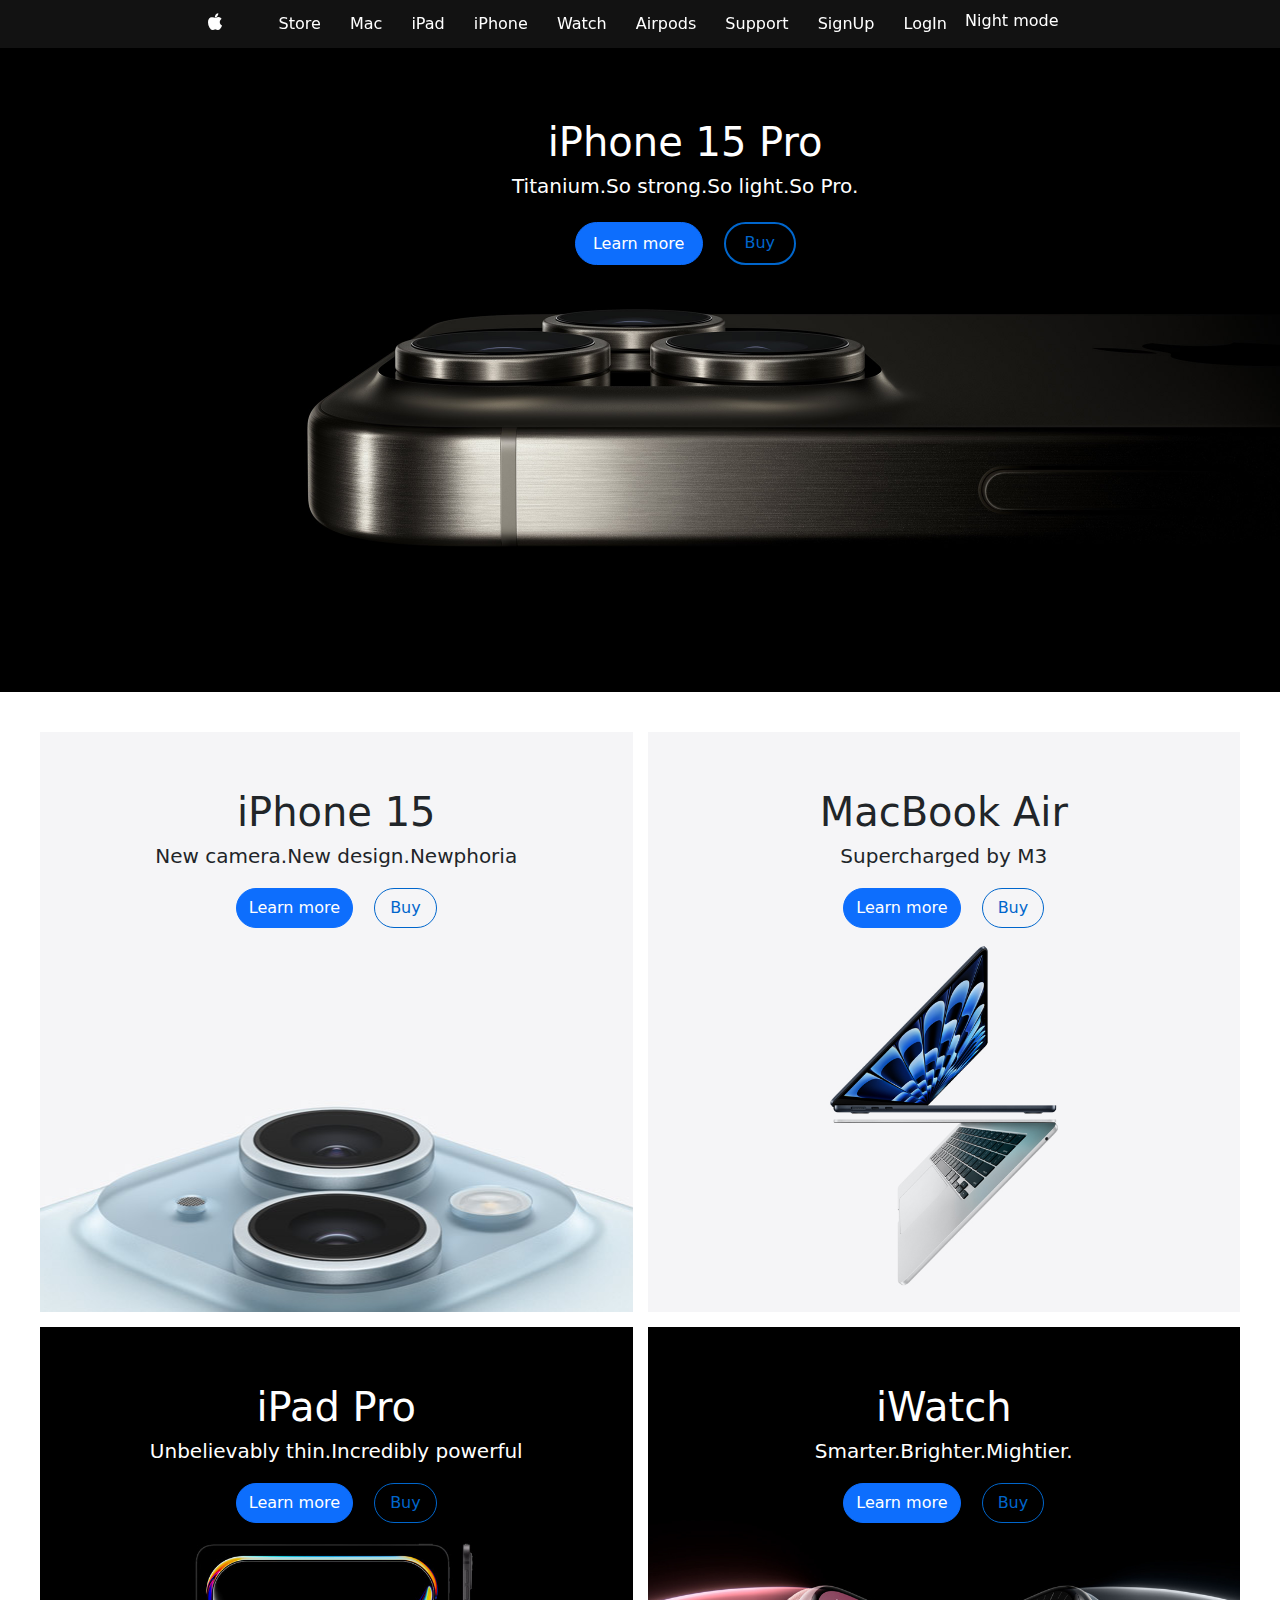
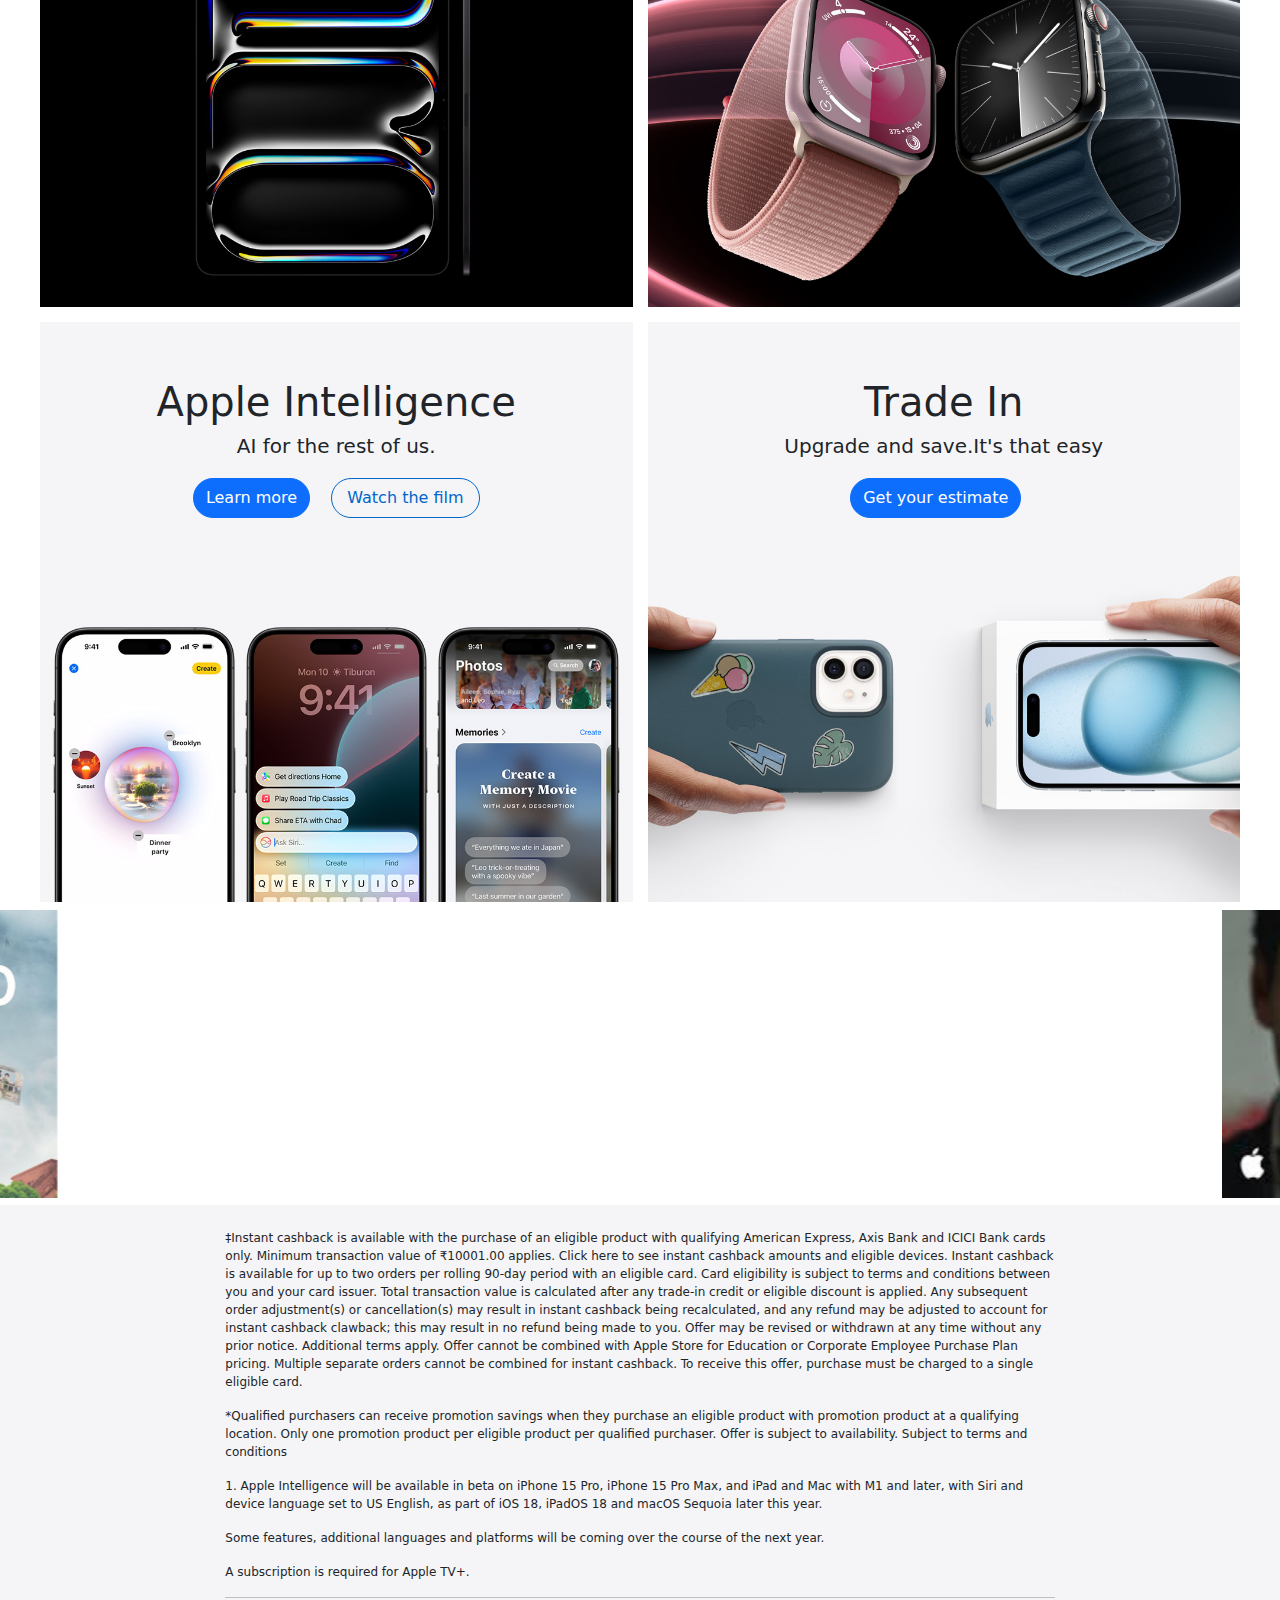
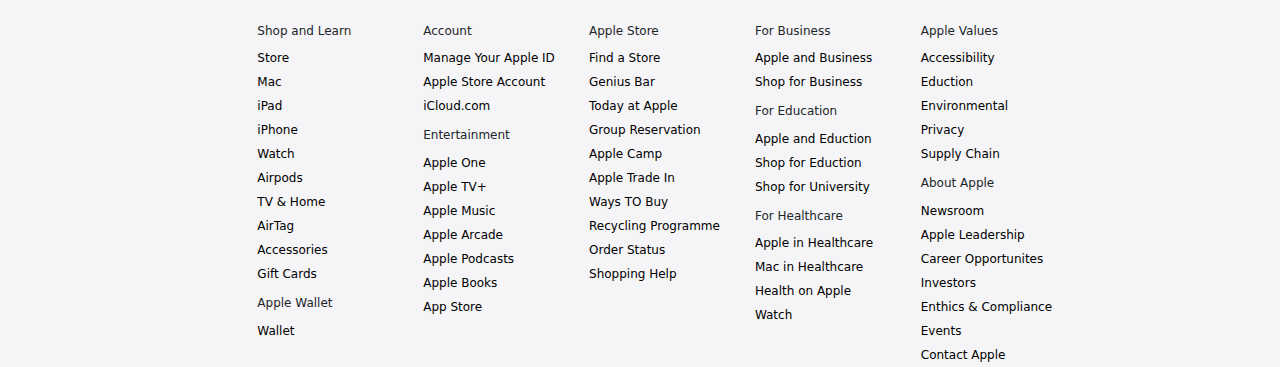
<file: index.html>
<!DOCTYPE html>
<html lang="en">
<head>
    <meta charset="UTF-8">
    <meta name="viewport" content="width=device-width, initial-scale=1.0">
    <title>apple</title>
    <link rel="stylesheet" href="https://cdnjs.cloudflare.com/ajax/libs/font-awesome/4.7.0/css/font-awesome.min.css">
    <link href="https://cdn.jsdelivr.net/npm/bootstrap@5.3.3/dist/css/bootstrap.min.css" rel="stylesheet" integrity="sha384-QWTKZyjpPEjISv5WaRU9OFeRpok6YctnYmDr5pNlyT2bRjXh0JMhjY6hW+ALEwIH" crossorigin="anonymous">
    <link rel="stylesheet" href="style.css">
</head>
<body>
    <header>
        <div>
        <i class="fa fa-apple" style="font-size:18px;color:white"></i>
        </div>
        <nav>
            <ul>
                <li><a href="">Store</a></li>
                <li><a href="mac.html">Mac</a></li>
                <li><a href="ipad.html">iPad</a></li>
                <li><a href="iphone.html">iPhone</a></li>
                <li><a href="watch.html">Watch</a></li>
                <li><a href="airpods.html">Airpods</a></li>
                <li><a href="support.html">Support</a></li>
                <li><a href="signUp.html">SignUp</a></li>
                <li><a href="logIn.html">LogIn</a></li>
                <button class="m-0 pt-0 btn text-white" onclick="dark()">Night mode</button>
            </ul>
        </nav>
    </header>
    <section class="d-md-none">
        <nav class="navbar bg-body-tertiary fixed-top">
            <div class="container-fluid">
              <a class="navbar-brand fw-medium" href="#"> <i class="fa fa-apple" style="font-size:18px;color:black"></i></a>
              <button class="navbar-toggler" type="button" data-bs-toggle="offcanvas" data-bs-target="#offcanvasNavbar" aria-controls="offcanvasNavbar" aria-label="Toggle navigation">
                <span class="navbar-toggler-icon"></span>
              </button>
              <div class="offcanvas offcanvas-end" tabindex="-1" id="offcanvasNavbar" aria-labelledby="offcanvasNavbarLabel">
                <div class="offcanvas-header">
                  <h5 class="offcanvas-title fw-bold" id="offcanvasNavbarLabel"><i class="fa fa-apple" style="font-size:18px;color:black"></i></h5>
                  <button type="button" class="btn-close" data-bs-dismiss="offcanvas" aria-label="Close"></button>
                </div>
                <div class="offcanvas-body">
                  <ul class="navbar-nav justify-content-end flex-grow-1 pe-3">
                    <li class="nav-item">
                      <a class="nav-link active" aria-current="page" href="index.html">Store</a>
                    </li>
                    <li class="nav-item">
                      <a class="nav-link" href="mac.html">Mac</a>
                    </li>
                    <li class="nav-item">
                        <a class="nav-link" href="ipad.html">iPad</a>
                      </li>
                      <li class="nav-item">
                        <a class="nav-link" href="iphone.html">iPhone</a>
                      </li>
                      <li class="nav-item">
                        <a class="nav-link" href="watch.html">Watch</a>
                      </li>
                      <li class="nav-item">
                        <a class="nav-link" href="airpods.html">Airpods</a>
                      </li>
                      <li class="nav-item">
                        <a class="nav-link" href="support.html">Support</a>
                      </li>
                      <li class="nav-item">
                        <a class="nav-link" href="logIn.html">LogIn</a>
                      </li>
                      <li class="nav-item">
                        <a class="nav-link" href="signUp.html">SignUp</a>
                      </li>
                      <li class="nav-item">
                        <button class="btn p-0" onclick="dark()">Night mode</button>
                      </li>
                  </ul>
                </div>
              </div>
            </div>
          </nav>
    </section>
    <section id="sec1" class="container-fluid">
        <div>
            <h1>iPhone 15 Pro</h1>
            <h5 class="mb-4">Titanium.So strong.So light.So Pro.</h5>
            <a href="iphone.html"><button class="btn btn-primary text-white">Learn more</button>
            <button class="">Buy</button></a>
        </div>
    </section>
    <section id="sec2" class="mb-2">
        <div class="i15">
            <div>
            <h2>iPhone 15</h2>
            <h5>New camera.New design.Newphoria</h5>
            <a href="iphone.html"><button class="btn btn-primary text-white">Learn more</button>
            <button class="btn">Buy</button></a>
            </div>
        </div>
        <div class="i15 air">
            <div>
            <h2>MacBook Air</h2>
            <h5>Supercharged by M3</h5>
            <a href="mac.html"><button class="btn btn-primary text-white">Learn more</button>
            <button class="btn">Buy</button></a>
            </div>
        </div>
        <div class="i15 ipad">
            <div>
            <h2 class="text-white">iPad Pro</h2>
            <h5 class="text-white">Unbelievably thin.Incredibly powerful</h5>
            <a href="ipad.html"><button class="btn btn-primary text-white">Learn more</button>
            <button class="btn">Buy</button></a>
            </div>
        </div>
        <div class="i15 watch">
            <div>
            <h2 class="text-white">iWatch</h2>
            <h5 class="text-white">Smarter.Brighter.Mightier.</h5>
            <a href="watch.html"><button class="btn btn-primary text-white">Learn more</button>
            <button class="btn">Buy</button></a>
            </div>
        </div>
        <div class="i15 ai">
            <div>
            <h2>Apple Intelligence</h2>
            <h5>AI for the rest of us.</h5>
            <a href="airpods.html"> <button class="btn btn-primary text-white">Learn more</button>
            <button class="btn">Watch the film</button></a>
            </div>
        </div>
        <div class="i15 trade">
            <div>
            <h2>Trade In</h2>
            <h5>Upgrade and save.It's that easy</h5>
            <a href="support.html"> <button class="btn btn-primary text-white">Get your estimate</button></a>
            </div>
        </div>
    </section>
    <section id="sec3" class="my-0 py-0">
        <marquee behavior="scroll" direction="right" class="m1">
            <img src="ad1.jpg" alt="">
            <img src="ad2.jpg" alt="">
            <img src="ad3.jpg" alt="">
            <img src="ad4.png" alt="">
            <img src="ad5.jpeg" alt="">
        </marquee>
        <marquee behavior="scroll" direction="left" class="m2">
            <img src="ad1.jpg" alt="">
            <img src="ad2.jpg" alt="">
            <img src="ad3.jpg" alt="">
            <img src="ad4.png" alt="">
            <img src="ad5.jpeg" alt="">
        </marquee>
    </section>
    <footer class="container-fluid">
        <div class="row">
            <div class="col-2"></div>
            <div class="col-8">
    <div class="pt-4">
        <p>‡Instant cashback is available with the purchase of an eligible product with qualifying American Express, Axis Bank and ICICI Bank cards only. Minimum transaction value of ₹10001.00 applies. Click here to see instant cashback amounts and eligible devices. Instant cashback is available for up to two orders per rolling 90-day period with an eligible card. Card eligibility is subject to terms and conditions between you and your card issuer. Total transaction value is calculated after any trade-in credit or eligible discount is applied. Any subsequent order adjustment(s) or cancellation(s) may result in instant cashback being recalculated, and any refund may be adjusted to account for instant cashback clawback; this may result in no refund being made to you. Offer may be revised or withdrawn at any time without any prior notice. Additional terms apply. Offer cannot be combined with Apple Store for Education or Corporate Employee Purchase Plan pricing. Multiple separate orders cannot be combined for instant cashback. To receive this offer, purchase must be charged to a single eligible card.</p>
        <p>*Qualified purchasers can receive promotion savings when they purchase an eligible product with promotion product at a qualifying location. Only one promotion product per eligible product per qualified purchaser. Offer is subject to availability. Subject to terms and conditions </p>
        <p>1. Apple Intelligence will be available in beta on iPhone 15 Pro, iPhone 15 Pro Max, and iPad and Mac with M1 and later, with Siri and device language set to US English, as part of iOS 18, iPadOS 18 and macOS Sequoia later this year.</p>
        <p>Some features, additional languages and platforms will be coming over the course of the next year.</p>
        <p>A subscription is required for Apple TV+.</p>
    </div>
    <hr>
    <section class="footsec">
        <div>
            <ul><h6>Shop and Learn</h6>
                <li><a href="">Store</a></li>
                <li><a href="mac.html">Mac</a></li>
                <li><a href="ipad.html">iPad</a></li>
                <li><a href="iphone.html">iPhone</a></li>
                <li><a href="watch.html">Watch</a></li>
                <li><a href="airpods.html">Airpods</a></li>
                <li><a href="support.html">TV & Home</a></li>
                <li><a href="support.html">AirTag</a></li>
                <li><a href="support.html">Accessories</a></li>
                <li><a href="support.html">Gift Cards</a></li>
            </ul>
            <ul><h6>Apple Wallet</h6>
                <li><a href="support.html">Wallet</a></li>
            </ul>
        </div>
        <div>
            <ul><h6>Account</h6>
            <li><a href="support.html">Manage Your Apple ID</a></li>
            <li><a href="support.html">Apple Store Account</a></li>
            <li><a href="support.html">iCloud.com</a></li>
        </ul>
        <ul><h6>Entertainment</h6>
            <li><a href="support.html">Apple One</a></li>
            <li><a href="support.html">Apple TV+</a></li>
            <li><a href="support.html">Apple Music</a></li>
            <li><a href="support.html">Apple Arcade</a></li>
            <li><a href="support.html">Apple Podcasts</a></li>
            <li><a href="support.html">Apple Books</a></li>
            <li><a href="support.html">App Store</a></li>
        </ul>
    </div>
    <div>
        <ul><h6>Apple Store</h6>
            <li><a href="support.html">Find a Store</a></li>
            <li><a href="support.html">Genius Bar</a></li>
            <li><a href="support.html">Today at Apple</a></li>
            <li><a href="support.html">Group Reservation</a></li>
            <li><a href="support.html">Apple Camp</a></li>
            <li><a href="support.html">Apple Trade In</a></li>
            <li><a href="support.html">Ways TO Buy</a></li>
            <li><a href="support.html">Recycling Programme</a></li>
            <li><a href="support.html">Order Status</a></li>
            <li><a href="support.html">Shopping Help</a></li>
        </ul>
    </div>
    <div>
        <ul><h6>For Business</h6>
            <li><a href="support.html">Apple and Business</a></li>
            <li><a href="support.html">Shop for Business</a></li>
        </ul>
        <ul><h6>For Education</h6>
            <li><a href="support.html">Apple and Eduction</a></li>
            <li><a href="support.html">Shop for Eduction</a></li>
            <li><a href="support.html">Shop for University</a></li>
        </ul>
        <ul><h6>For Healthcare</h6>
            <li><a href="support.html">Apple in Healthcare</a></li>
            <li><a href="mac.html">Mac in Healthcare</a></li>
            <li><a href="support.html">Health on Apple Watch</a></li>
        </ul>
    </div>
    <div>
        <ul><h6>Apple Values</h6>
            <li><a href="support.html">Accessibility</a></li>
            <li><a href="support.html">Eduction</a></li>
            <li><a href="support.html">Environmental</a></li>
            <li><a href="support.html">Privacy</a></li>
            <li><a href="support.html">Supply Chain</a></li>
        </ul>
        <ul>
            <h6>About Apple</h6>
            <li><a href="support.html">Newsroom</a></li>
            <li><a href="support.html">Apple Leadership</a></li>
            <li><a href="support.html">Career Opportunites</a></li>
            <li><a href="support.html">Investors</a></li>
            <li><a href="support.html">Enthics & Compliance</a></li>
            <li><a href="support.html">Events</a></li>
            <li><a href="support.html">Contact Apple</a></li>
        </ul>
    </div>
    </section>
</div>
    <div class="col-2"></div>
</div>
    </footer>
    <script src="https://cdn.jsdelivr.net/npm/bootstrap@5.3.3/dist/js/bootstrap.bundle.min.js" integrity="sha384-YvpcrYf0tY3lHB60NNkmXc5s9fDVZLESaAA55NDzOxhy9GkcIdslK1eN7N6jIeHz" crossorigin="anonymous"></script>
    <script src="script.js"></script>
</body>
</html>
</file>
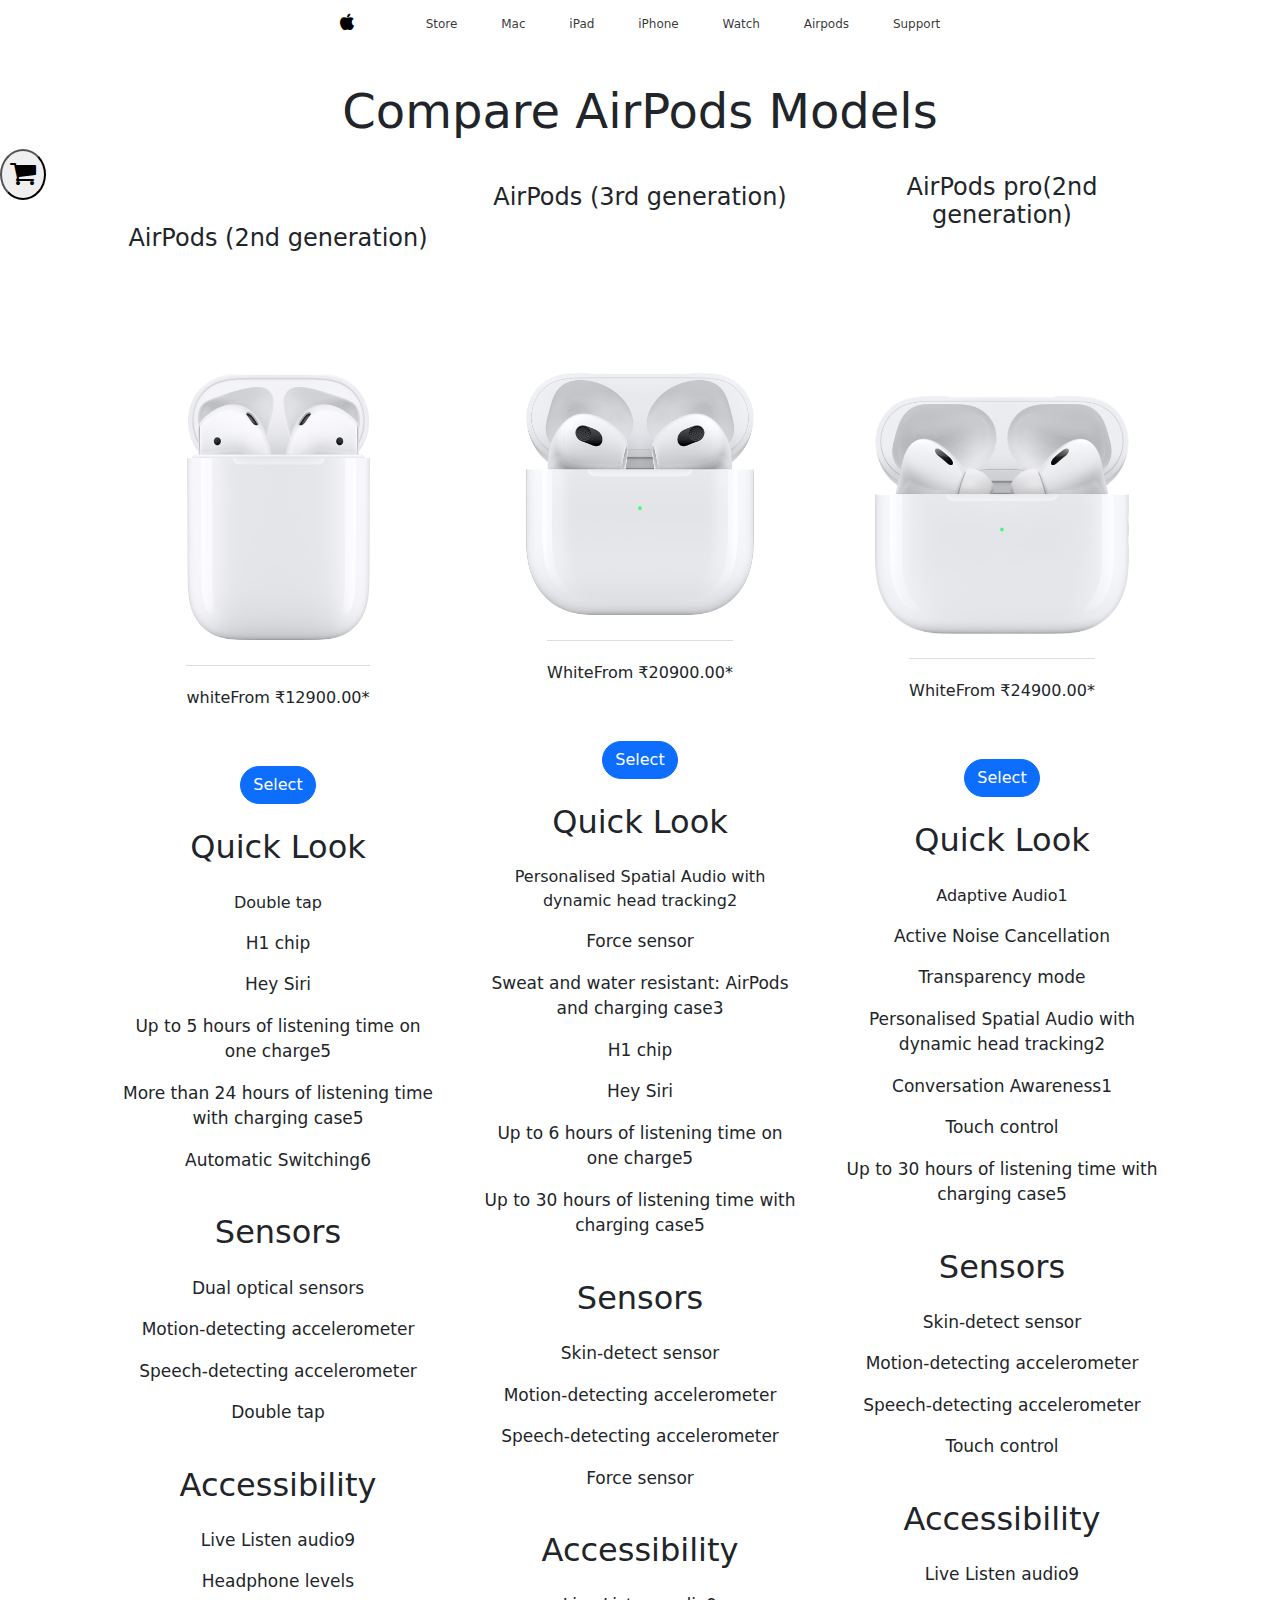
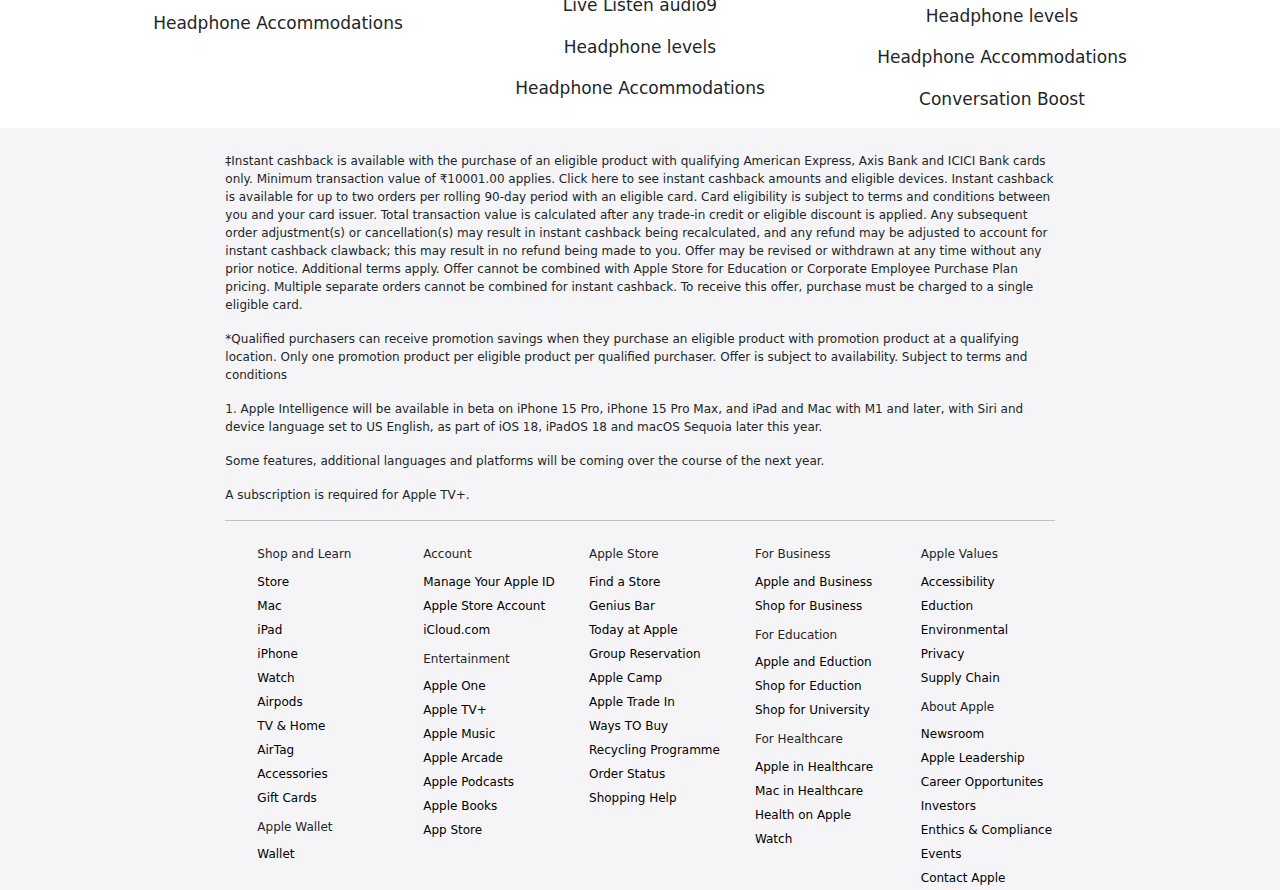
<file: airpods.html>
<!DOCTYPE html>
<html lang="en">
<head>
    <meta charset="UTF-8">
    <meta name="viewport" content="width=device-width, initial-scale=1.0">
    <title>AirPods</title>
    <link rel="stylesheet" href="https://cdnjs.cloudflare.com/ajax/libs/font-awesome/4.7.0/css/font-awesome.min.css">
    <link href="https://cdn.jsdelivr.net/npm/bootstrap@5.3.3/dist/css/bootstrap.min.css" rel="stylesheet" integrity="sha384-QWTKZyjpPEjISv5WaRU9OFeRpok6YctnYmDr5pNlyT2bRjXh0JMhjY6hW+ALEwIH" crossorigin="anonymous">
    <link rel="stylesheet" href="airpods.css">
</head>
<body>
    <header>
        <div>
        <i class="fa fa-apple" style="font-size:18px;color:black"></i>
        </div>
        <nav>
            <ul>
                <li><a href="index.html">Store</a></li>
                <li><a href="mac.html">Mac</a></li>
                <li><a href="ipad.html">iPad</a></li>
                <li><a href="iphone.html">iPhone</a></li>
                <li><a href="watch.html">Watch</a></li>
                <li><a href="airpods.html">Airpods</a></li>
                <li><a href="support.html">Support</a></li>
            </ul>
        </nav>
    </header>
    <section class="d-md-none">
        <nav class="navbar bg-body-tertiary fixed-top">
            <div class="container-fluid">
              <a class="navbar-brand fw-bold" href="#"><i class="fa fa-apple" style="font-size:18px;color:black"></i></a>
              <button class="navbar-toggler" type="button" data-bs-toggle="offcanvas" data-bs-target="#offcanvasNavbar" aria-controls="offcanvasNavbar" aria-label="Toggle navigation">
                <span class="navbar-toggler-icon"></span>
              </button>
              <div class="offcanvas offcanvas-end" tabindex="-1" id="offcanvasNavbar" aria-labelledby="offcanvasNavbarLabel">
                <div class="offcanvas-header">
                  <h5 class="offcanvas-title fw-bold" id="offcanvasNavbarLabel"><i class="fa fa-apple" style="font-size:18px;color:black"></i></h5>
                  <button type="button" class="btn-close" data-bs-dismiss="offcanvas" aria-label="Close"></button>
                </div>
                <div class="offcanvas-body">
                  <ul class="navbar-nav justify-content-end flex-grow-1 pe-3">
                    <li class="nav-item">
                      <a class="nav-link active" aria-current="page" href="index.html">Store</a>
                    </li>
                    <li class="nav-item">
                      <a class="nav-link" href="mac.html">Mac</a>
                    </li>
                    <li class="nav-item">
                        <a class="nav-link" href="ipad.html">iPad</a>
                      </li>
                      <li class="nav-item">
                        <a class="nav-link" href="iphone.html">iPhone</a>
                      </li>
                      <li class="nav-item">
                        <a class="nav-link" href="watch.html">Watch</a>
                      </li>
                      <li class="nav-item">
                        <a class="nav-link" href="airpods.html">Airpods</a>
                      </li>
                      <li class="nav-item">
                        <a class="nav-link" href="support.html">Support</a>
                      </li>
                  </ul>
                </div>
              </div>
            </div>
          </nav>
    </section>
    <h1 class="text-center">Compare AirPods Models</h1>
    <button style="position: fixed;border-radius: 50%;padding: .5rem;z-index: 9999;" onclick="show()"><i class="fa fa-shopping-cart" style="font-size:28px"></i></button>
    <div style="width: 300px;height:100vh ;position: fixed;top:98px;display: none;background-color:rgba(0, 0, 0, 0.61);color: white;border-radius: 2rem;" id="div">
        <h4 class="d-flex justify-content-end" style="position: fixed;top:200px">Items:<span id="output"></span></h4>
    <h4 class="d-flex justify-content-end" style="position: fixed;top:230px">Total:<span id="output1"></span></h4>
    <h6 class="d-flex justify-content-end" style="position: fixed;top:270px;max-width: 250px;">Products:<span id="product"></span></h6>
    
    </div>
    <section class="sec1">
        <div></div>
        <div class="p1 text-center d-flex flex-column justify-content-center align-items-center">
            <h6>AirPods (2nd generation)</h6>
            <img src="air1.png" alt="">
            <div class="d-flex my-4 price">
               <p>white</p>
               <p>From ₹12900.00*</p>
            </div>
            <button onclick="select1()" class="btn btn-primary mt-3" style="border-radius:3rem;">Select</button>
            <h5 class="my-4 sum">Quick Look</h5>
            <p class="scr">Double tap</p>
            <div class="pp">
            <p>H1 chip</p>
            <p>Hey Siri</p>
            <p>Up to 5 hours of listening time on one charge5</p>
            <p>More than 24 hours of listening time with charging case5</p>
            <p>Automatic Switching6</p>
        </div>
            <h5 class="my-4 sum">Sensors</h5>
            <div class="pp">
            <p>Dual optical sensors</p>
            <p>Motion-detecting accelerometer</p>
            <p>Speech-detecting accelerometer</p>
            <p>Double tap</p>
        </div>
            <h5 class="my-4 sum">Accessibility</h5>
            <div class="pp">
            <p>Live Listen audio9</p>
            <p>Headphone levels</p>
            <p>Headphone Accommodations</p>
        </div>
        </div>
        <div class="p1 text-center d-flex flex-column justify-content-center align-items-center">
            <h6 class="my-4">AirPods (3rd generation)</h6>
            <img src="air2.png" alt="">
            <div class="d-flex my-4 price">
                <p>White</p>
                <p>From ₹20900.00*</p>
            </div>
            <button onclick="select2()" class="btn btn-primary mt-3" style="border-radius:3rem;">Select</button>
            <h5 class="my-4 sum">Quick Look</h5>
            <p class="scr">Personalised Spatial Audio with dynamic head tracking2</p>
            <div class="pp">
            <p>Force sensor</p>
            <p>
                Sweat and water resistant: AirPods and charging case3</p>
            <p>H1 chip</p>
            <p>Hey Siri</p>
            <p>Up to 6 hours of listening time on one charge5</p>
            <p>Up to 30 hours of listening time with charging case5</p>
        </div>
            <h5 class="my-4 sum">Sensors</h5>
            <div class="pp">
           <p>Skin-detect sensor</p>
           <p>Motion-detecting accelerometer</p>
           <p>Speech-detecting accelerometer</p>
           <p>Force sensor</p>
        </div>
        <h5 class="my-4 sum">Accessibility</h5>
        <div class="pp">
        <p>Live Listen audio9</p>
        <p>Headphone levels</p>
        <p>Headphone Accommodations</p>
        </div>
        </div>
        <div class="p1 text-center d-flex flex-column justify-content-center align-items-center">
            <h6 class="my-4">AirPods pro(2nd generation)</h6>
            <img src="air3.png" alt="">
            <div class="d-flex my-4 price">
                <p>White</p>
                <p>From ₹24900.00*</p>
            </div>
            <button onclick="select3()" class="btn btn-primary mt-3" style="border-radius:3rem;">Select</button>
            <h5 class="my-4 sum">Quick Look</h5>
            <p class="scr">Adaptive Audio1</p>
            <div class="pp">
            <p>Active Noise Cancellation</p>
            <p>Transparency mode</p>
            <p>Personalised Spatial Audio with dynamic head tracking2</p>
            <p>Conversation Awareness1</p>
            <p>Touch control</p>
            <p>Up to 30 hours of listening time with charging case5</p>
        </div>
            <h5 class="my-4 sum">Sensors</h5>
            <div class="pp">
                <p>Skin-detect sensor</p>
                <p>Motion-detecting accelerometer</p>
                <p>Speech-detecting accelerometer</p>
                <p>Touch control</p>
        </div>
            <h5 class="my-4 sum">Accessibility</h5>
            <div class="pp">
                <p>Live Listen audio9</p>
                <p>Headphone levels</p>
                <p>Headphone Accommodations</p>
                <p>Conversation Boost</p>
        </div>
        </div>
        <div></div>
    </section>
    <footer class="container-fluid">
        <div class="row">
            <div class="col-2"></div>
            <div class="col-8">
    <div class="pt-4">
        <p>‡Instant cashback is available with the purchase of an eligible product with qualifying American Express, Axis Bank and ICICI Bank cards only. Minimum transaction value of ₹10001.00 applies. Click here to see instant cashback amounts and eligible devices. Instant cashback is available for up to two orders per rolling 90-day period with an eligible card. Card eligibility is subject to terms and conditions between you and your card issuer. Total transaction value is calculated after any trade-in credit or eligible discount is applied. Any subsequent order adjustment(s) or cancellation(s) may result in instant cashback being recalculated, and any refund may be adjusted to account for instant cashback clawback; this may result in no refund being made to you. Offer may be revised or withdrawn at any time without any prior notice. Additional terms apply. Offer cannot be combined with Apple Store for Education or Corporate Employee Purchase Plan pricing. Multiple separate orders cannot be combined for instant cashback. To receive this offer, purchase must be charged to a single eligible card.</p>
        <p>*Qualified purchasers can receive promotion savings when they purchase an eligible product with promotion product at a qualifying location. Only one promotion product per eligible product per qualified purchaser. Offer is subject to availability. Subject to terms and conditions </p>
        <p>1. Apple Intelligence will be available in beta on iPhone 15 Pro, iPhone 15 Pro Max, and iPad and Mac with M1 and later, with Siri and device language set to US English, as part of iOS 18, iPadOS 18 and macOS Sequoia later this year.</p>
        <p>Some features, additional languages and platforms will be coming over the course of the next year.</p>
        <p>A subscription is required for Apple TV+.</p>
    </div>
    <hr>
    <section class="footsec">
        <div>
            <ul><h6>Shop and Learn</h6>
                <li><a href="index.html">Store</a></li>
                <li><a href="mac.html">Mac</a></li>
                <li><a href="ipad.html">iPad</a></li>
                <li><a href="iphone.html">iPhone</a></li>
                <li><a href="watch.html">Watch</a></li>
                <li><a href="airpods.html">Airpods</a></li>
                <li><a href="support.html">TV & Home</a></li>
                <li><a href="support.html">AirTag</a></li>
                <li><a href="support.html">Accessories</a></li>
                <li><a href="support.html">Gift Cards</a></li>
            </ul>
            <ul><h6>Apple Wallet</h6>
                <li><a href="support.html">Wallet</a></li>
            </ul>
        </div>
        <div>
            <ul><h6>Account</h6>
            <li><a href="support.html">Manage Your Apple ID</a></li>
            <li><a href="support.html">Apple Store Account</a></li>
            <li><a href="support.html">iCloud.com</a></li>
        </ul>
        <ul><h6>Entertainment</h6>
            <li><a href="support.html">Apple One</a></li>
            <li><a href="support.html">Apple TV+</a></li>
            <li><a href="support.html">Apple Music</a></li>
            <li><a href="support.html">Apple Arcade</a></li>
            <li><a href="support.html">Apple Podcasts</a></li>
            <li><a href="support.html">Apple Books</a></li>
            <li><a href="support.html">App Store</a></li>
        </ul>
    </div>
    <div>
        <ul><h6>Apple Store</h6>
            <li><a href="support.html">Find a Store</a></li>
            <li><a href="support.html">Genius Bar</a></li>
            <li><a href="support.html">Today at Apple</a></li>
            <li><a href="support.html">Group Reservation</a></li>
            <li><a href="support.html">Apple Camp</a></li>
            <li><a href="support.html">Apple Trade In</a></li>
            <li><a href="support.html">Ways TO Buy</a></li>
            <li><a href="support.html">Recycling Programme</a></li>
            <li><a href="support.html">Order Status</a></li>
            <li><a href="support.html">Shopping Help</a></li>
        </ul>
    </div>
    <div>
        <ul><h6>For Business</h6>
            <li><a href="support.html">Apple and Business</a></li>
            <li><a href="support.html">Shop for Business</a></li>
        </ul>
        <ul><h6>For Education</h6>
            <li><a href="support.html">Apple and Eduction</a></li>
            <li><a href="support.html">Shop for Eduction</a></li>
            <li><a href="support.html">Shop for University</a></li>
        </ul>
        <ul><h6>For Healthcare</h6>
            <li><a href="support.html">Apple in Healthcare</a></li>
            <li><a href="mac.html">Mac in Healthcare</a></li>
            <li><a href="support.html">Health on Apple Watch</a></li>
        </ul>
    </div>
    <div>
        <ul><h6>Apple Values</h6>
            <li><a href="support.html">Accessibility</a></li>
            <li><a href="support.html">Eduction</a></li>
            <li><a href="support.html">Environmental</a></li>
            <li><a href="support.html">Privacy</a></li>
            <li><a href="support.html">Supply Chain</a></li>
        </ul>
        <ul>
            <h6>About Apple</h6>
            <li><a href="support.html">Newsroom</a></li>
            <li><a href="support.html">Apple Leadership</a></li>
            <li><a href="support.html">Career Opportunites</a></li>
            <li><a href="support.html">Investors</a></li>
            <li><a href="support.html">Enthics & Compliance</a></li>
            <li><a href="support.html">Events</a></li>
            <li><a href="support.html">Contact Apple</a></li>
        </ul>
    </div>
    </section>
</div>
    <div class="col-2"></div>
</div>
    </footer>
    <script src="https://cdn.jsdelivr.net/npm/bootstrap@5.3.3/dist/js/bootstrap.bundle.min.js" integrity="sha384-YvpcrYf0tY3lHB60NNkmXc5s9fDVZLESaAA55NDzOxhy9GkcIdslK1eN7N6jIeHz" crossorigin="anonymous"></script>
    <script src="airpods.js"></script>
</body>
</html>
</file>
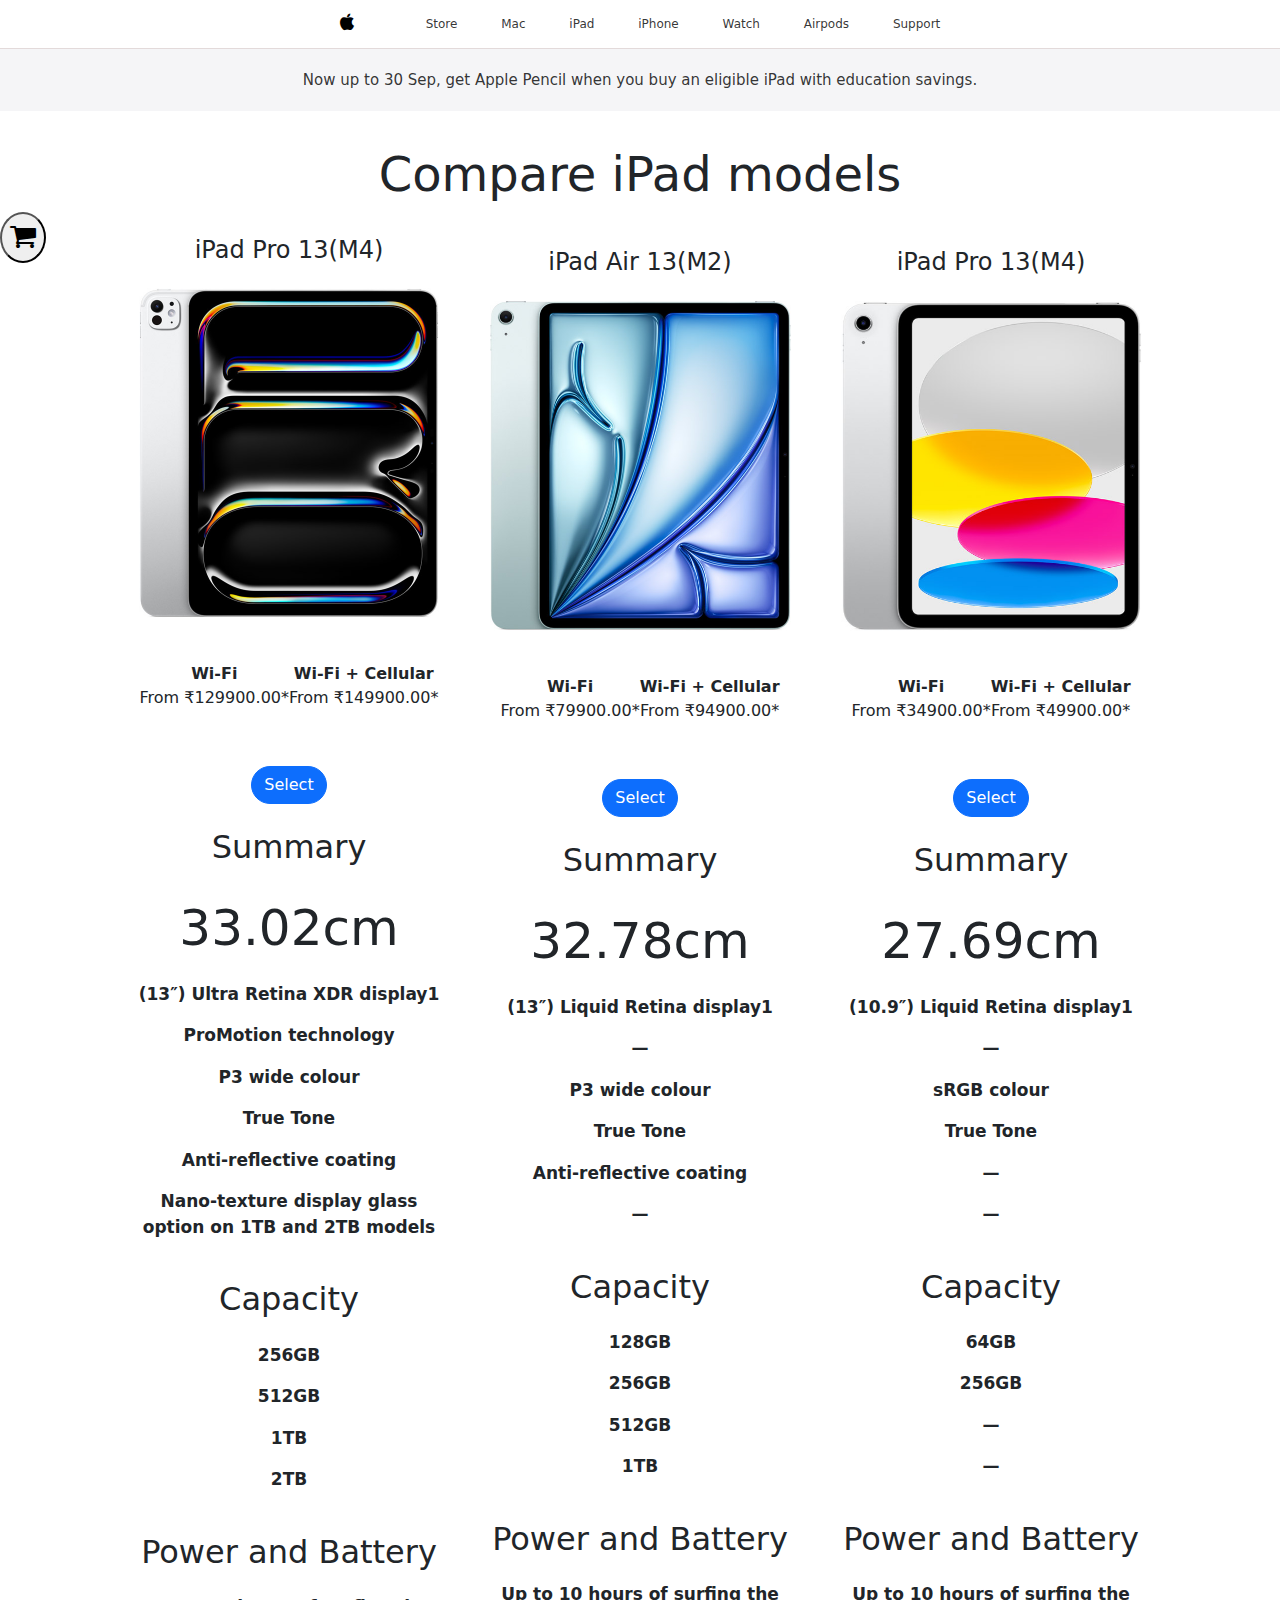
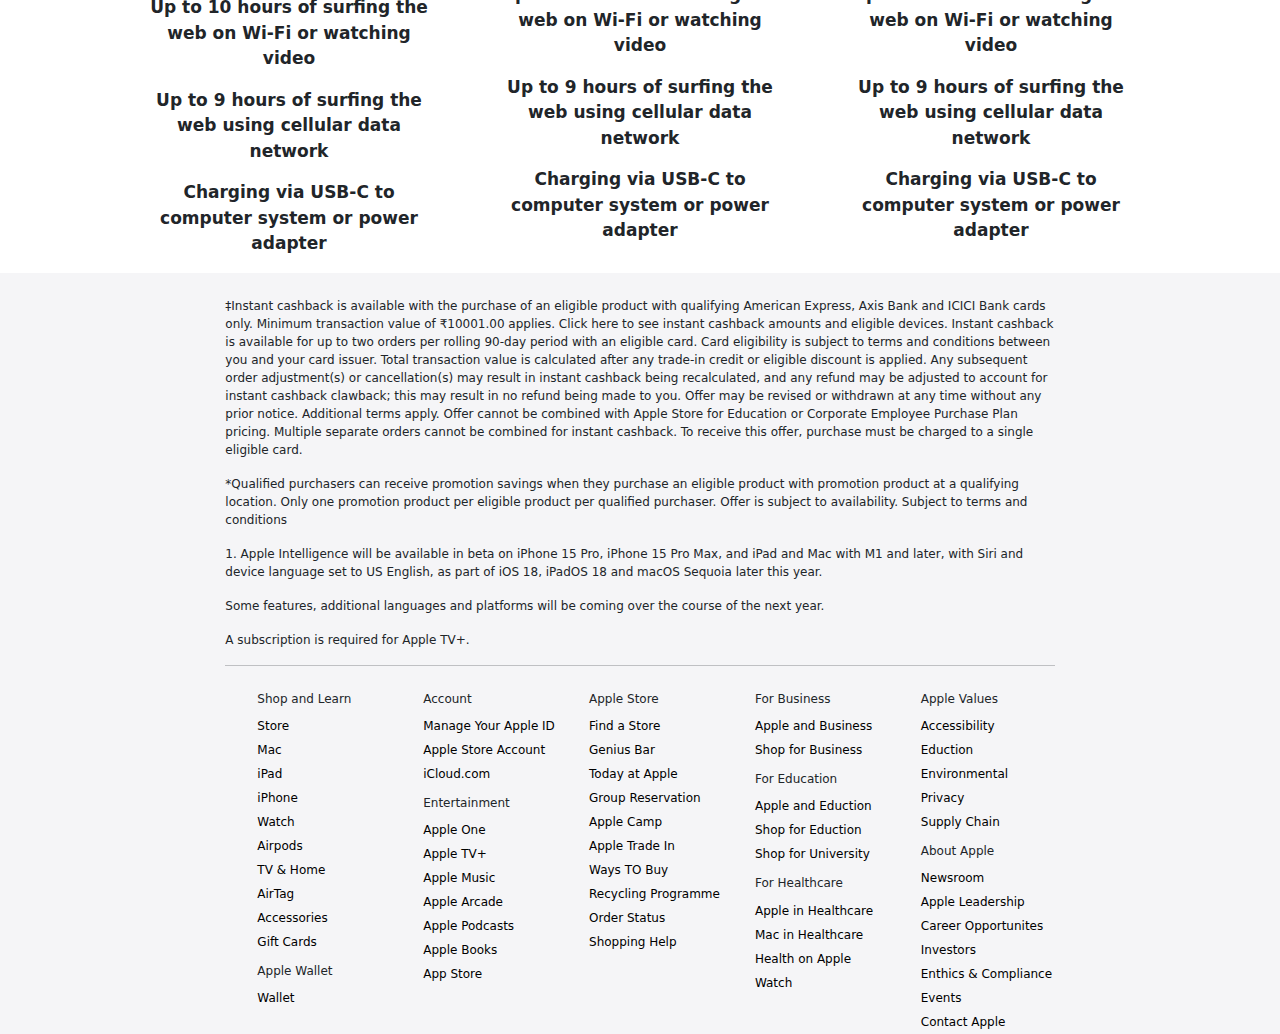
<file: ipad.html>
<!DOCTYPE html>
<html lang="en">
<head>
    <meta charset="UTF-8">
    <meta name="viewport" content="width=device-width, initial-scale=1.0">
    <title>iPad</title>
    <link rel="stylesheet" href="https://cdnjs.cloudflare.com/ajax/libs/font-awesome/4.7.0/css/font-awesome.min.css">
    <link href="https://cdn.jsdelivr.net/npm/bootstrap@5.3.3/dist/css/bootstrap.min.css" rel="stylesheet" integrity="sha384-QWTKZyjpPEjISv5WaRU9OFeRpok6YctnYmDr5pNlyT2bRjXh0JMhjY6hW+ALEwIH" crossorigin="anonymous">
    <link rel="stylesheet" href="ipad.css">
</head>
<body>
    <header>
        <div>
        <i class="fa fa-apple" style="font-size:18px;color:black"></i>
        </div>
        <nav>
            <ul>
                <li><a href="index.html">Store</a></li>
                <li><a href="mac.html">Mac</a></li>
                <li><a href="ipad.html">iPad</a></li>
                <li><a href="iphone.html">iPhone</a></li>
                <li><a href="watch.html">Watch</a></li>
                <li><a href="airpods.html">Airpods</a></li>
                <li><a href="support.html">Support</a></li>
            </ul>
        </nav>
    </header>
    <section class="d-md-none">
        <nav class="navbar bg-body-tertiary fixed-top">
            <div class="container-fluid">
              <a class="navbar-brand fw-bold" href="#"><i class="fa fa-apple" style="font-size:18px;color:black"></i></a>
              <button class="navbar-toggler" type="button" data-bs-toggle="offcanvas" data-bs-target="#offcanvasNavbar" aria-controls="offcanvasNavbar" aria-label="Toggle navigation">
                <span class="navbar-toggler-icon"></span>
              </button>
              <div class="offcanvas offcanvas-end" tabindex="-1" id="offcanvasNavbar" aria-labelledby="offcanvasNavbarLabel">
                <div class="offcanvas-header">
                  <h5 class="offcanvas-title fw-bold" id="offcanvasNavbarLabel"><i class="fa fa-apple" style="font-size:18px;color:black"></i></h5>
                  <button type="button" class="btn-close" data-bs-dismiss="offcanvas" aria-label="Close"></button>
                </div>
                <div class="offcanvas-body">
                  <ul class="navbar-nav justify-content-end flex-grow-1 pe-3">
                    <li class="nav-item">
                      <a class="nav-link active" aria-current="page" href="index.html">Store</a>
                    </li>
                    <li class="nav-item">
                      <a class="nav-link" href="mac.html">Mac</a>
                    </li>
                    <li class="nav-item">
                        <a class="nav-link" href="ipad.html">iPad</a>
                      </li>
                      <li class="nav-item">
                        <a class="nav-link" href="iphone.html">iPhone</a>
                      </li>
                      <li class="nav-item">
                        <a class="nav-link" href="watch.html">Watch</a>
                      </li>
                      <li class="nav-item">
                        <a class="nav-link" href="airpods.html">Airpods</a>
                      </li>
                      <li class="nav-item">
                        <a class="nav-link" href="support.html">Support</a>
                      </li>
                  </ul>
                </div>
              </div>
            </div>
          </nav>
    </section>
    <div class="note">
        <p class="mt-3">Now up to 30 Sep, get Apple Pencil when you buy an eligible iPad with education savings.</p>
    </div>
    <h1 class="text-center">Compare iPad models</h1>
    <button style="position: fixed;border-radius: 50%;padding: .5rem;z-index: 9999;" onclick="show()"><i class="fa fa-shopping-cart" style="font-size:28px"></i></button>
    <div style="width: 300px;height:100vh ;position: fixed;top:98px;display: none;background-color:rgba(0, 0, 0, 0.61);color: white;border-radius: 2rem;" id="div">
        <h4 class="d-flex justify-content-end" style="position: fixed;top:240px">Items:<span id="output"></span></h4>
    <h4 class="d-flex justify-content-end" style="position: fixed;top:280px">Total:<span id="output1"></span></h4>
    <h6 class="d-flex justify-content-end" style="position: fixed;top:310px;max-width: 250px;">Products:<span id="product"></span></h6>
    
    </div>
<section class="sec1">
        <div></div>
        <div class="p1 text-center d-flex flex-column justify-content-center align-items-center">
            <h6 class="my-4">iPad Pro 13(M4)</h6>
            <img src="ipad1.jpg" alt="">
            <div class="d-flex my-4 price">
               <p><span class="sp">Wi-Fi</span><br>From ₹129900.00*</p>
               <p class="ml-4"><span class="sp">Wi-Fi + Cellular </span><br>From ₹149900.00*</p>
            </div>
            <button onclick="select1()" class="btn btn-primary mt-3" style="border-radius:3rem;">Select</button>
            <h5 class="my-4 sum">Summary</h5>
            <p class="scr">33.02cm</p>
            <div class="pp">
            <p>(13″) Ultra Retina XDR display1</p>
            <p>ProMotion technology</p>
            <p>P3 wide colour</p>
            <p>True Tone</p>
            <p>Anti-reflective coating</p>
            <p>Nano-texture display glass option on 1TB and 2TB models</p>
        </div>
            <h5 class="my-4 sum">Capacity</h5>
            <div class="pp">
            <p>256GB</p>
            <p>512GB</p>
            <p>1TB</p>
            <p>2TB</p>
        </div>
            <h5 class="my-4 sum">Power and Battery</h5>
            <div class="pp">
            <p>Up to 10 hours of surfing the web on Wi-Fi or watching video</p>
            <p>Up to 9 hours of surﬁng the web using cellular data network</p>
            <p>Charging via USB‑C to computer system or power adapter</p>
        </div>
        </div>
        <div class="p1 text-center d-flex flex-column justify-content-center align-items-center">
            <h6 class="my-4">iPad Air 13(M2)</h6>
            <img src="ipad2.jpg" alt="">
            <div class="d-flex my-4 price">
               <p><span class="sp">Wi-Fi</span><br>From ₹79900.00*</p>
               <p class="ml-4"><span class="sp">Wi-Fi + Cellular </span><br>From ₹94900.00*</p>
            </div>
            <button onclick="select2()" class="btn btn-primary mt-3" style="border-radius:3rem;">Select</button>
            <h5 class="my-4 sum">Summary</h5>
            <p class="scr">32.78cm</p>
            <div class="pp">
            <p>(13″) Liquid Retina display1</p>
            <p>—</p>
            <p>P3 wide colour</p>
            <p>True Tone</p>
            <p>Anti-reflective coating</p>
            <p>—</p>
        </div>
            <h5 class="my-4 sum">Capacity</h5>
            <div class="pp">
            <p>128GB</p>
            <p>256GB</p>
            <p>512GB</p>
            <p>1TB</p>
        </div>
            <h5 class="my-4 sum">Power and Battery</h5>
            <div class="pp">
            <p>Up to 10 hours of surfing the web on Wi-Fi or watching video</p>
            <p>Up to 9 hours of surﬁng the web using cellular data network</p>
            <p>Charging via USB‑C to computer system or power adapter</p>
        </div>
        </div>
        <div class="p1 text-center d-flex flex-column justify-content-center align-items-center">
            <h6 class="my-4">iPad Pro 13(M4)</h6>
            <img src="ipad3.jpg" alt="">
            <div class="d-flex my-4 price">
               <p><span class="sp">Wi-Fi</span><br>From ₹34900.00*</p>
               <p class="ml-4"><span class="sp">Wi-Fi + Cellular </span><br>From ₹49900.00*</p>
            </div>
            <button onclick="select3()" class="btn btn-primary mt-3" style="border-radius:3rem;">Select</button>
            <h5 class="my-4 sum">Summary</h5>
            <p class="scr">27.69cm</p>
            <div class="pp">
            <p>(10.9″) Liquid Retina display1</p>
            <p>—</p>
            <p>sRGB colour</p>
            <p>True Tone</p>
            <p>—</p>
            <p>—</p>
        </div>
            <h5 class="my-4 sum">Capacity</h5>
            <div class="pp">
            <p>64GB</p>
            <p>256GB</p>
            <p>—</p>
            <p>—</p>
        </div>
            <h5 class="my-4 sum">Power and Battery</h5>
            <div class="pp">
            <p>Up to 10 hours of surfing the web on Wi-Fi or watching video</p>
            <p>Up to 9 hours of surﬁng the web using cellular data network</p>
            <p>Charging via USB‑C to computer system or power adapter</p>
        </div>
        </div>
        <div></div>
    </section>
    <footer class="container-fluid">
        <div class="row">
            <div class="col-2"></div>
            <div class="col-8">
    <div class="pt-4">
        <p>‡Instant cashback is available with the purchase of an eligible product with qualifying American Express, Axis Bank and ICICI Bank cards only. Minimum transaction value of ₹10001.00 applies. Click here to see instant cashback amounts and eligible devices. Instant cashback is available for up to two orders per rolling 90-day period with an eligible card. Card eligibility is subject to terms and conditions between you and your card issuer. Total transaction value is calculated after any trade-in credit or eligible discount is applied. Any subsequent order adjustment(s) or cancellation(s) may result in instant cashback being recalculated, and any refund may be adjusted to account for instant cashback clawback; this may result in no refund being made to you. Offer may be revised or withdrawn at any time without any prior notice. Additional terms apply. Offer cannot be combined with Apple Store for Education or Corporate Employee Purchase Plan pricing. Multiple separate orders cannot be combined for instant cashback. To receive this offer, purchase must be charged to a single eligible card.</p>
        <p>*Qualified purchasers can receive promotion savings when they purchase an eligible product with promotion product at a qualifying location. Only one promotion product per eligible product per qualified purchaser. Offer is subject to availability. Subject to terms and conditions </p>
        <p>1. Apple Intelligence will be available in beta on iPhone 15 Pro, iPhone 15 Pro Max, and iPad and Mac with M1 and later, with Siri and device language set to US English, as part of iOS 18, iPadOS 18 and macOS Sequoia later this year.</p>
        <p>Some features, additional languages and platforms will be coming over the course of the next year.</p>
        <p>A subscription is required for Apple TV+.</p>
    </div>
    <hr>
    <section class="footsec">
        <div>
            <ul><h6>Shop and Learn</h6>
                <li><a href="index.html">Store</a></li>
                <li><a href="mac.html">Mac</a></li>
                <li><a href="ipad.html">iPad</a></li>
                <li><a href="iphone.html">iPhone</a></li>
                <li><a href="watch.html">Watch</a></li>
                <li><a href="airpods.html">Airpods</a></li>
                <li><a href="support.html">TV & Home</a></li>
                <li><a href="support.html">AirTag</a></li>
                <li><a href="support.html">Accessories</a></li>
                <li><a href="support.html">Gift Cards</a></li>
            </ul>
            <ul><h6>Apple Wallet</h6>
                <li><a href="support.html">Wallet</a></li>
            </ul>
        </div>
        <div>
            <ul><h6>Account</h6>
            <li><a href="support.html">Manage Your Apple ID</a></li>
            <li><a href="support.html">Apple Store Account</a></li>
            <li><a href="support.html">iCloud.com</a></li>
        </ul>
        <ul><h6>Entertainment</h6>
            <li><a href="support.html">Apple One</a></li>
            <li><a href="support.html">Apple TV+</a></li>
            <li><a href="support.html">Apple Music</a></li>
            <li><a href="support.html">Apple Arcade</a></li>
            <li><a href="support.html">Apple Podcasts</a></li>
            <li><a href="support.html">Apple Books</a></li>
            <li><a href="support.html">App Store</a></li>
        </ul>
    </div>
    <div>
        <ul><h6>Apple Store</h6>
            <li><a href="support.html">Find a Store</a></li>
            <li><a href="support.html">Genius Bar</a></li>
            <li><a href="support.html">Today at Apple</a></li>
            <li><a href="support.html">Group Reservation</a></li>
            <li><a href="support.html">Apple Camp</a></li>
            <li><a href="support.html">Apple Trade In</a></li>
            <li><a href="support.html">Ways TO Buy</a></li>
            <li><a href="support.html">Recycling Programme</a></li>
            <li><a href="support.html">Order Status</a></li>
            <li><a href="support.html">Shopping Help</a></li>
        </ul>
    </div>
    <div>
        <ul><h6>For Business</h6>
            <li><a href="support.html">Apple and Business</a></li>
            <li><a href="support.html">Shop for Business</a></li>
        </ul>
        <ul><h6>For Education</h6>
            <li><a href="support.html">Apple and Eduction</a></li>
            <li><a href="support.html">Shop for Eduction</a></li>
            <li><a href="support.html">Shop for University</a></li>
        </ul>
        <ul><h6>For Healthcare</h6>
            <li><a href="support.html">Apple in Healthcare</a></li>
            <li><a href="mac.html">Mac in Healthcare</a></li>
            <li><a href="support.html">Health on Apple Watch</a></li>
        </ul>
    </div>
    <div>
        <ul><h6>Apple Values</h6>
            <li><a href="support.html">Accessibility</a></li>
            <li><a href="support.html">Eduction</a></li>
            <li><a href="support.html">Environmental</a></li>
            <li><a href="support.html">Privacy</a></li>
            <li><a href="support.html">Supply Chain</a></li>
        </ul>
        <ul>
            <h6>About Apple</h6>
            <li><a href="support.html">Newsroom</a></li>
            <li><a href="support.html">Apple Leadership</a></li>
            <li><a href="support.html">Career Opportunites</a></li>
            <li><a href="support.html">Investors</a></li>
            <li><a href="support.html">Enthics & Compliance</a></li>
            <li><a href="support.html">Events</a></li>
            <li><a href="support.html">Contact Apple</a></li>
        </ul>
    </div>
    </section>
</div>
    <div class="col-2"></div>
</div>
    </footer>
    <script src="https://cdn.jsdelivr.net/npm/bootstrap@5.3.3/dist/js/bootstrap.bundle.min.js" integrity="sha384-YvpcrYf0tY3lHB60NNkmXc5s9fDVZLESaAA55NDzOxhy9GkcIdslK1eN7N6jIeHz" crossorigin="anonymous"></script>
    <script src="ipad.js"></script>
</body>
</html>
</file>
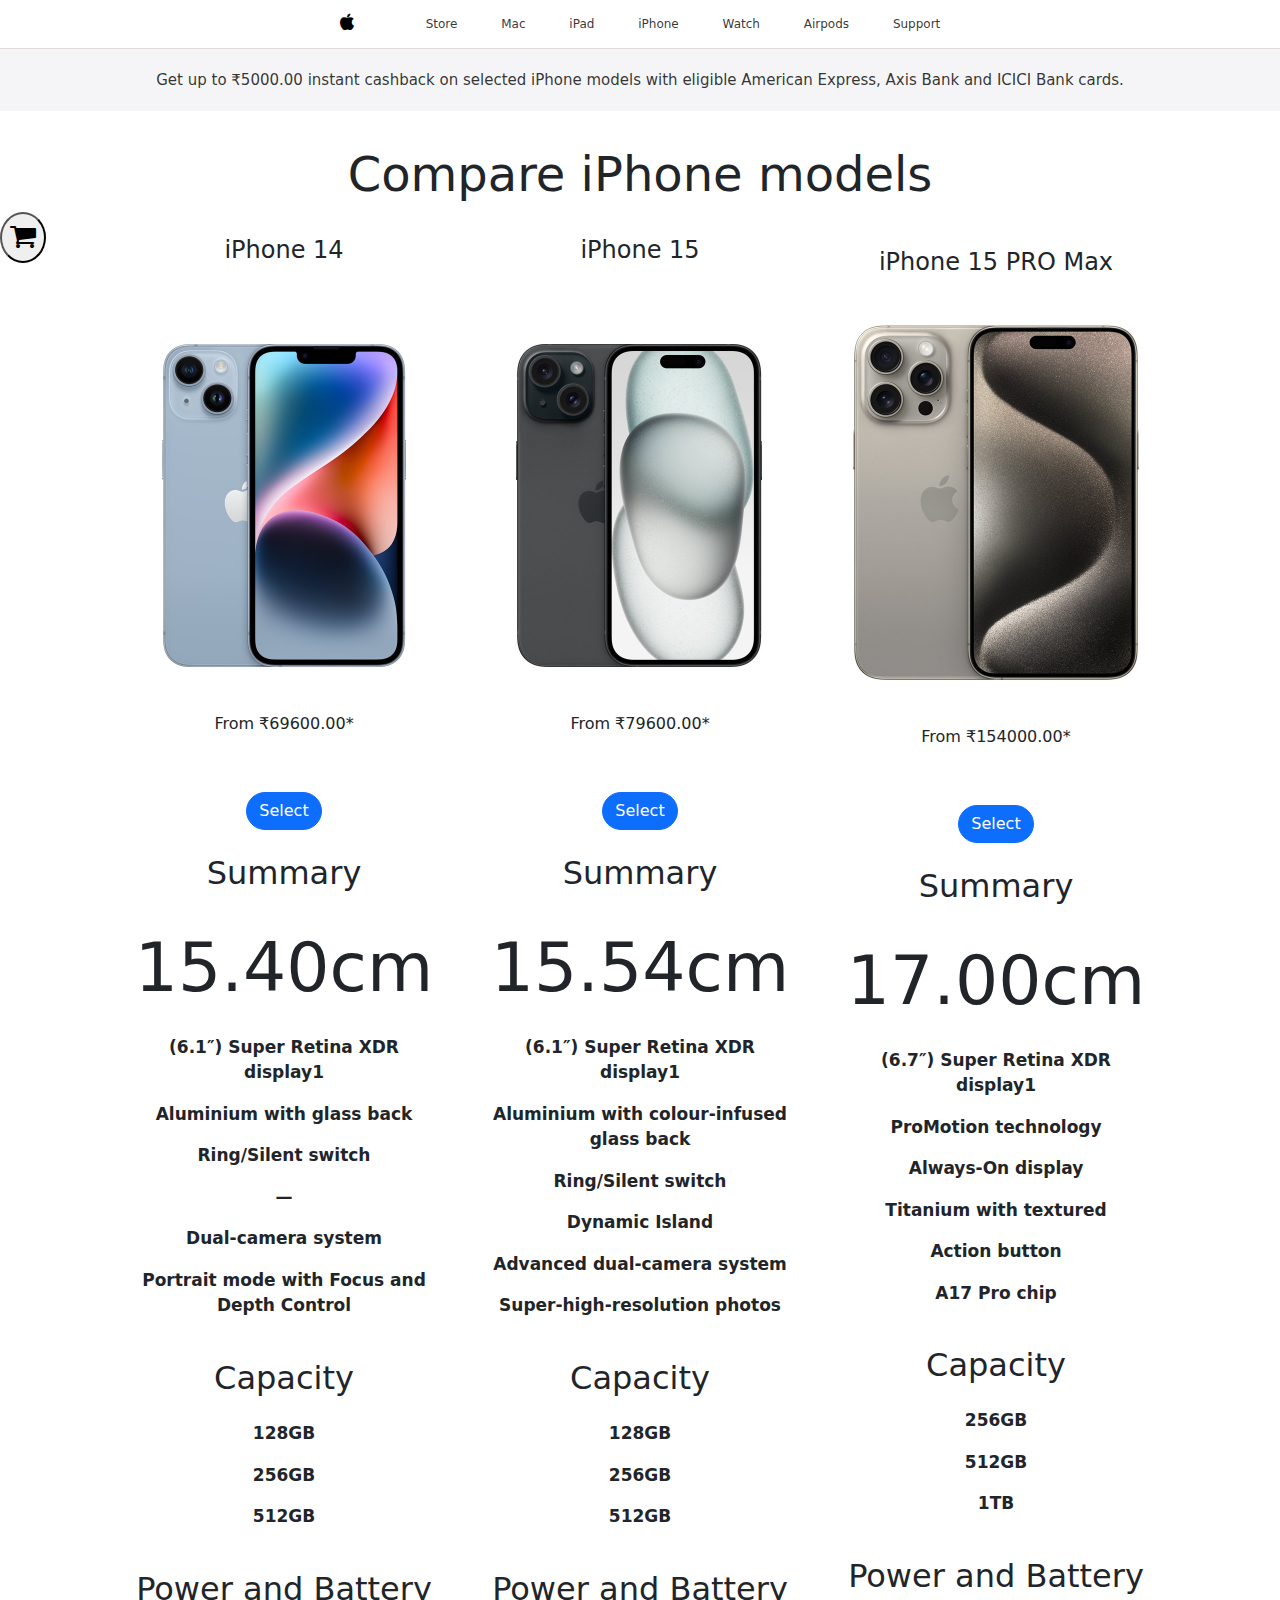
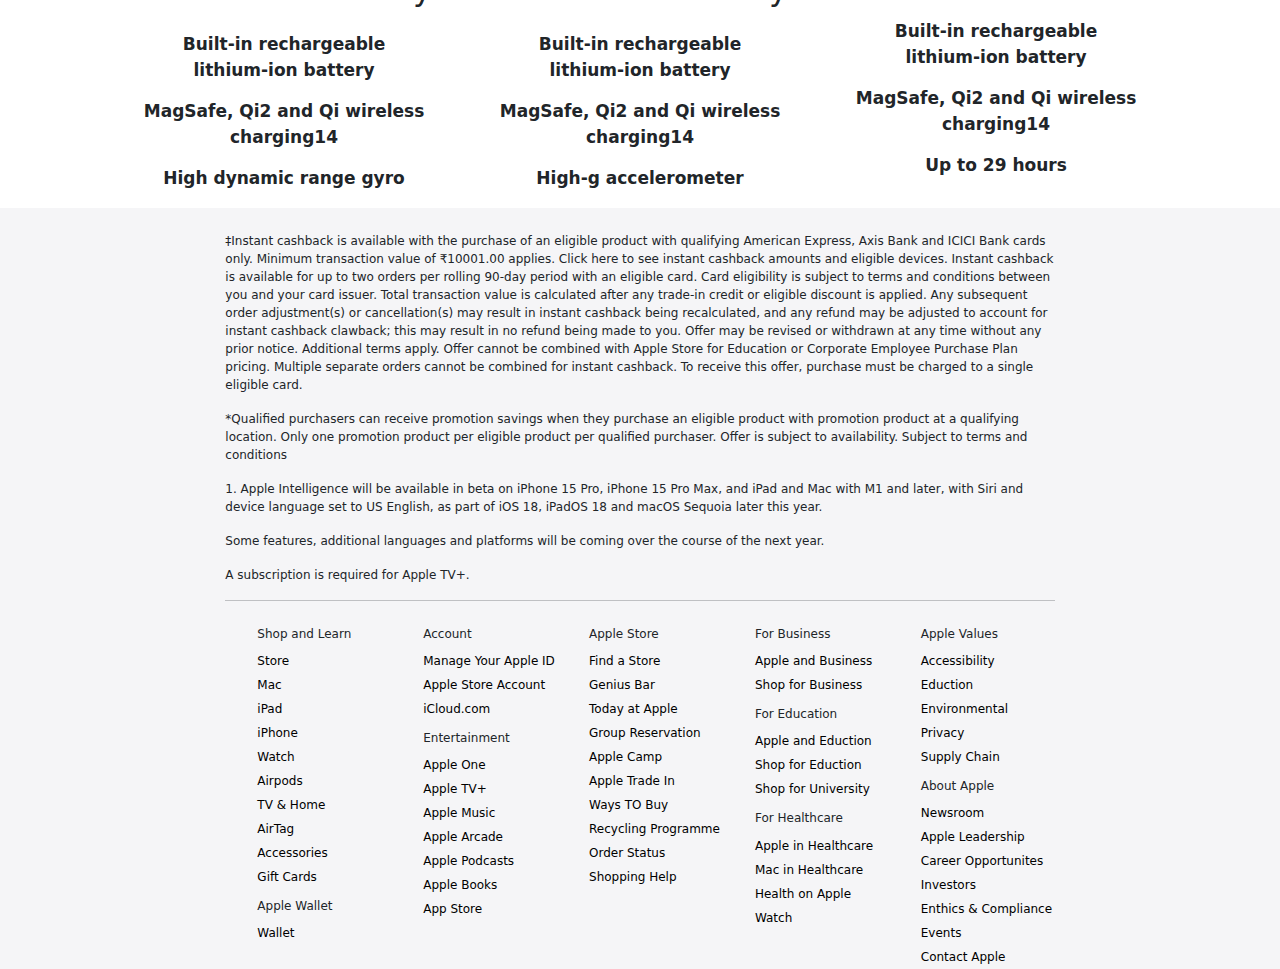
<file: iphone.html>
<!DOCTYPE html>
<html lang="en">
<head>
    <meta charset="UTF-8">
    <meta name="viewport" content="width=device-width, initial-scale=1.0">
    <title>iPhone</title>
    <link rel="stylesheet" href="https://cdnjs.cloudflare.com/ajax/libs/font-awesome/4.7.0/css/font-awesome.min.css">
    <link href="https://cdn.jsdelivr.net/npm/bootstrap@5.3.3/dist/css/bootstrap.min.css" rel="stylesheet" integrity="sha384-QWTKZyjpPEjISv5WaRU9OFeRpok6YctnYmDr5pNlyT2bRjXh0JMhjY6hW+ALEwIH" crossorigin="anonymous">
    <link rel="stylesheet" href="iphone.css">
</head>
<body>
    <header>
        <div>
        <i class="fa fa-apple" style="font-size:18px;color:black"></i>
        </div>
        <nav>
            <ul>
                <li><a href="index.html">Store</a></li>
                <li><a href="mac.html">Mac</a></li>
                <li><a href="ipad.html">iPad</a></li>
                <li><a href="iphone.html">iPhone</a></li>
                <li><a href="watch.html">Watch</a></li>
                <li><a href="airpods.html">Airpods</a></li>
                <li><a href="support.html">Support</a></li>
            </ul>
        </nav>
    </header>
    <section class="d-md-none">
        <nav class="navbar bg-body-tertiary fixed-top">
            <div class="container-fluid">
              <a class="navbar-brand fw-bold" href="#"><i class="fa fa-apple" style="font-size:18px;color:black"></i></a>
              <button class="navbar-toggler" type="button" data-bs-toggle="offcanvas" data-bs-target="#offcanvasNavbar" aria-controls="offcanvasNavbar" aria-label="Toggle navigation">
                <span class="navbar-toggler-icon"></span>
              </button>
              <div class="offcanvas offcanvas-end" tabindex="-1" id="offcanvasNavbar" aria-labelledby="offcanvasNavbarLabel">
                <div class="offcanvas-header">
                  <h5 class="offcanvas-title fw-bold" id="offcanvasNavbarLabel"><i class="fa fa-apple" style="font-size:18px;color:black"></i></h5>
                  <button type="button" class="btn-close" data-bs-dismiss="offcanvas" aria-label="Close"></button>
                </div>
                <div class="offcanvas-body">
                  <ul class="navbar-nav justify-content-end flex-grow-1 pe-3">
                    <li class="nav-item">
                      <a class="nav-link active" aria-current="page" href="index.html">Store</a>
                    </li>
                    <li class="nav-item">
                      <a class="nav-link" href="mac.html">Mac</a>
                    </li>
                    <li class="nav-item">
                        <a class="nav-link" href="ipad.html">iPad</a>
                      </li>
                      <li class="nav-item">
                        <a class="nav-link" href="iphone.html">iPhone</a>
                      </li>
                      <li class="nav-item">
                        <a class="nav-link" href="watch.html">Watch</a>
                      </li>
                      <li class="nav-item">
                        <a class="nav-link" href="airpods.html">Airpods</a>
                      </li>
                      <li class="nav-item">
                        <a class="nav-link" href="support.html">Support</a>
                      </li>
                  </ul>
                </div>
              </div>
            </div>
          </nav>
    </section>
    <div class="note">
        <p class="mt-3">Get up to ₹5000.00 instant cashback on selected iPhone models with eligible American Express, Axis Bank and ICICI Bank cards.</p>
    </div>
    <h1 class="text-center">Compare iPhone models</h1>
    <button style="position: fixed;border-radius: 50%;padding: .5rem;z-index: 9999;" onclick="show()"><i class="fa fa-shopping-cart" style="font-size:28px"></i></button>
    <div style="width: 300px;height:100vh ;position: fixed;top:98px;display: none;background-color:rgba(0, 0, 0, 0.61);color: white;border-radius: 2rem;" id="div">
        <h4 class="d-flex justify-content-end" style="position: fixed;top:240px">Items:<span id="output"></span></h4>
    <h4 class="d-flex justify-content-end" style="position: fixed;top:280px">Total:<span id="output1"></span></h4>
    <h6 class="d-flex justify-content-end" style="position: fixed;top:310px;max-width: 250px;">Products:<span id="product"></span></h6>
    
    </div>
    <section class="sec1">
        <div></div>
        <div class="p1 text-center d-flex flex-column justify-content-center align-items-center">
            <h6 class="my-4">iPhone 14</h6>
            <img src="iphone1.jpg" alt="">
            <div class="d-flex my-4 price">
               <p>From ₹69600.00*</p>
            </div>
            <button onclick="select1()" class="btn btn-primary mt-3" style="border-radius:3rem;">Select</button>
            <h5 class="my-4 sum">Summary</h5>
            <p class="scr">15.40cm</p>
            <div class="pp">
            <p>(6.1″) Super Retina XDR display1</p>
            <p>Aluminium with glass back</p>
            <p>Ring/Silent switch</p>
            <p>—</p>
            <p>Dual-camera system</p>
            <p>Portrait mode with Focus and Depth Control</p>
        </div>
            <h5 class="my-4 sum">Capacity</h5>
            <div class="pp">
            <p>128GB</p>
            <p>256GB</p>
            <p>512GB</p>
        </div>
            <h5 class="my-4 sum">Power and Battery</h5>
            <div class="pp">
            <p>Built-in rechargeable lithium‑ion battery</p>
            <p>MagSafe, Qi2 and Qi wireless charging14</p>
            <p>High dynamic range gyro</p>
        </div>
        </div>
        <div class="p1 text-center d-flex flex-column justify-content-center align-items-center">
            <h6 class="my-4">iPhone 15</h6>
            <img src="iphone2.jpg" alt="">
            <div class="d-flex my-4 price">
                <p>From ₹79600.00*</p>
            </div>
            <button onclick="select2()" class="btn btn-primary mt-3" style="border-radius:3rem;">Select</button>
            <h5 class="my-4 sum">Summary</h5>
            <p class="scr">15.54cm</p>
            <div class="pp">
            <p>(6.1″) Super Retina XDR display1</p>
            <p>Aluminium with colour-infused
                glass back</p>
            <p>Ring/Silent switch</p>
            <p>Dynamic Island</p>
            <p>Advanced dual-camera system</p>
            <p>Super-high-resolution photos</p>
        </div>
            <h5 class="my-4 sum">Capacity</h5>
            <div class="pp">
            <p>128GB</p>
            <p>256GB</p>
            <p>512GB</p>
        </div>
            <h5 class="my-4 sum">Power and Battery</h5>
            <div class="pp">
            <p>Built-in rechargeable lithium‑ion battery</p>
            <p>MagSafe, Qi2 and Qi wireless charging14</p>
            <p>High-g accelerometer</p>
        </div>
        </div>
        <div class="p1 text-center d-flex flex-column justify-content-center align-items-center">
            <h6 class="my-4">iPhone 15 PRO Max</h6>
            <img src="iphone3.jpg" alt="">
            <div class="d-flex my-4 price">
                <p>From ₹154000.00*</p>
            </div>
            <button onclick="select3()" class="btn btn-primary mt-3" style="border-radius:3rem;">Select</button>
            <h5 class="my-4 sum">Summary</h5>
            <p class="scr">17.00cm</p>
            <div class="pp">
            <p>(6.7″) Super Retina XDR display1</p>
            <p>ProMotion technology</p>
            <p>Always-On display</p>
            <p>Titanium with textured</p>
            <p>Action button</p>
            <p>A17 Pro chip</p>
        </div>
            <h5 class="my-4 sum">Capacity</h5>
            <div class="pp">
            <p>256GB</p>
            <p>512GB</p>
            <p>1TB</p>
        </div>
            <h5 class="my-4 sum">Power and Battery</h5>
            <div class="pp">
                <p>Built-in rechargeable lithium‑ion battery</p>
                <p>MagSafe, Qi2 and Qi wireless charging14</p>
                <p>Up to 29 hours</p>
        </div>
        </div>
        <div></div>
    </section>
    <footer class="container-fluid">
        <div class="row">
            <div class="col-2"></div>
            <div class="col-8">
    <div class="pt-4">
        <p>‡Instant cashback is available with the purchase of an eligible product with qualifying American Express, Axis Bank and ICICI Bank cards only. Minimum transaction value of ₹10001.00 applies. Click here to see instant cashback amounts and eligible devices. Instant cashback is available for up to two orders per rolling 90-day period with an eligible card. Card eligibility is subject to terms and conditions between you and your card issuer. Total transaction value is calculated after any trade-in credit or eligible discount is applied. Any subsequent order adjustment(s) or cancellation(s) may result in instant cashback being recalculated, and any refund may be adjusted to account for instant cashback clawback; this may result in no refund being made to you. Offer may be revised or withdrawn at any time without any prior notice. Additional terms apply. Offer cannot be combined with Apple Store for Education or Corporate Employee Purchase Plan pricing. Multiple separate orders cannot be combined for instant cashback. To receive this offer, purchase must be charged to a single eligible card.</p>
        <p>*Qualified purchasers can receive promotion savings when they purchase an eligible product with promotion product at a qualifying location. Only one promotion product per eligible product per qualified purchaser. Offer is subject to availability. Subject to terms and conditions </p>
        <p>1. Apple Intelligence will be available in beta on iPhone 15 Pro, iPhone 15 Pro Max, and iPad and Mac with M1 and later, with Siri and device language set to US English, as part of iOS 18, iPadOS 18 and macOS Sequoia later this year.</p>
        <p>Some features, additional languages and platforms will be coming over the course of the next year.</p>
        <p>A subscription is required for Apple TV+.</p>
    </div>
    <hr>
    <section class="footsec">
        <div>
            <ul><h6>Shop and Learn</h6>
                <li><a href="index.html">Store</a></li>
                <li><a href="mac.html">Mac</a></li>
                <li><a href="ipad.html">iPad</a></li>
                <li><a href="iphone.html">iPhone</a></li>
                <li><a href="watch.html">Watch</a></li>
                <li><a href="airpods.html">Airpods</a></li>
                <li><a href="support.html">TV & Home</a></li>
                <li><a href="support.html">AirTag</a></li>
                <li><a href="support.html">Accessories</a></li>
                <li><a href="support.html">Gift Cards</a></li>
            </ul>
            <ul><h6>Apple Wallet</h6>
                <li><a href="support.html">Wallet</a></li>
            </ul>
        </div>
        <div>
            <ul><h6>Account</h6>
            <li><a href="support.html">Manage Your Apple ID</a></li>
            <li><a href="support.html">Apple Store Account</a></li>
            <li><a href="support.html">iCloud.com</a></li>
        </ul>
        <ul><h6>Entertainment</h6>
            <li><a href="support.html">Apple One</a></li>
            <li><a href="support.html">Apple TV+</a></li>
            <li><a href="support.html">Apple Music</a></li>
            <li><a href="support.html">Apple Arcade</a></li>
            <li><a href="support.html">Apple Podcasts</a></li>
            <li><a href="support.html">Apple Books</a></li>
            <li><a href="support.html">App Store</a></li>
        </ul>
    </div>
    <div>
        <ul><h6>Apple Store</h6>
            <li><a href="support.html">Find a Store</a></li>
            <li><a href="support.html">Genius Bar</a></li>
            <li><a href="support.html">Today at Apple</a></li>
            <li><a href="support.html">Group Reservation</a></li>
            <li><a href="support.html">Apple Camp</a></li>
            <li><a href="support.html">Apple Trade In</a></li>
            <li><a href="support.html">Ways TO Buy</a></li>
            <li><a href="support.html">Recycling Programme</a></li>
            <li><a href="support.html">Order Status</a></li>
            <li><a href="support.html">Shopping Help</a></li>
        </ul>
    </div>
    <div>
        <ul><h6>For Business</h6>
            <li><a href="support.html">Apple and Business</a></li>
            <li><a href="support.html">Shop for Business</a></li>
        </ul>
        <ul><h6>For Education</h6>
            <li><a href="support.html">Apple and Eduction</a></li>
            <li><a href="support.html">Shop for Eduction</a></li>
            <li><a href="support.html">Shop for University</a></li>
        </ul>
        <ul><h6>For Healthcare</h6>
            <li><a href="support.html">Apple in Healthcare</a></li>
            <li><a href="mac.html">Mac in Healthcare</a></li>
            <li><a href="support.html">Health on Apple Watch</a></li>
        </ul>
    </div>
    <div>
        <ul><h6>Apple Values</h6>
            <li><a href="support.html">Accessibility</a></li>
            <li><a href="support.html">Eduction</a></li>
            <li><a href="support.html">Environmental</a></li>
            <li><a href="support.html">Privacy</a></li>
            <li><a href="support.html">Supply Chain</a></li>
        </ul>
        <ul>
            <h6>About Apple</h6>
            <li><a href="support.html">Newsroom</a></li>
            <li><a href="support.html">Apple Leadership</a></li>
            <li><a href="support.html">Career Opportunites</a></li>
            <li><a href="support.html">Investors</a></li>
            <li><a href="support.html">Enthics & Compliance</a></li>
            <li><a href="support.html">Events</a></li>
            <li><a href="support.html">Contact Apple</a></li>
        </ul>
    </div>
    </section>
</div>
    <div class="col-2"></div>
</div>
    </footer>
    <script src="https://cdn.jsdelivr.net/npm/bootstrap@5.3.3/dist/js/bootstrap.bundle.min.js" integrity="sha384-YvpcrYf0tY3lHB60NNkmXc5s9fDVZLESaAA55NDzOxhy9GkcIdslK1eN7N6jIeHz" crossorigin="anonymous"></script>
    <script src="iphone.js"></script>
</body>
</html>
</file>
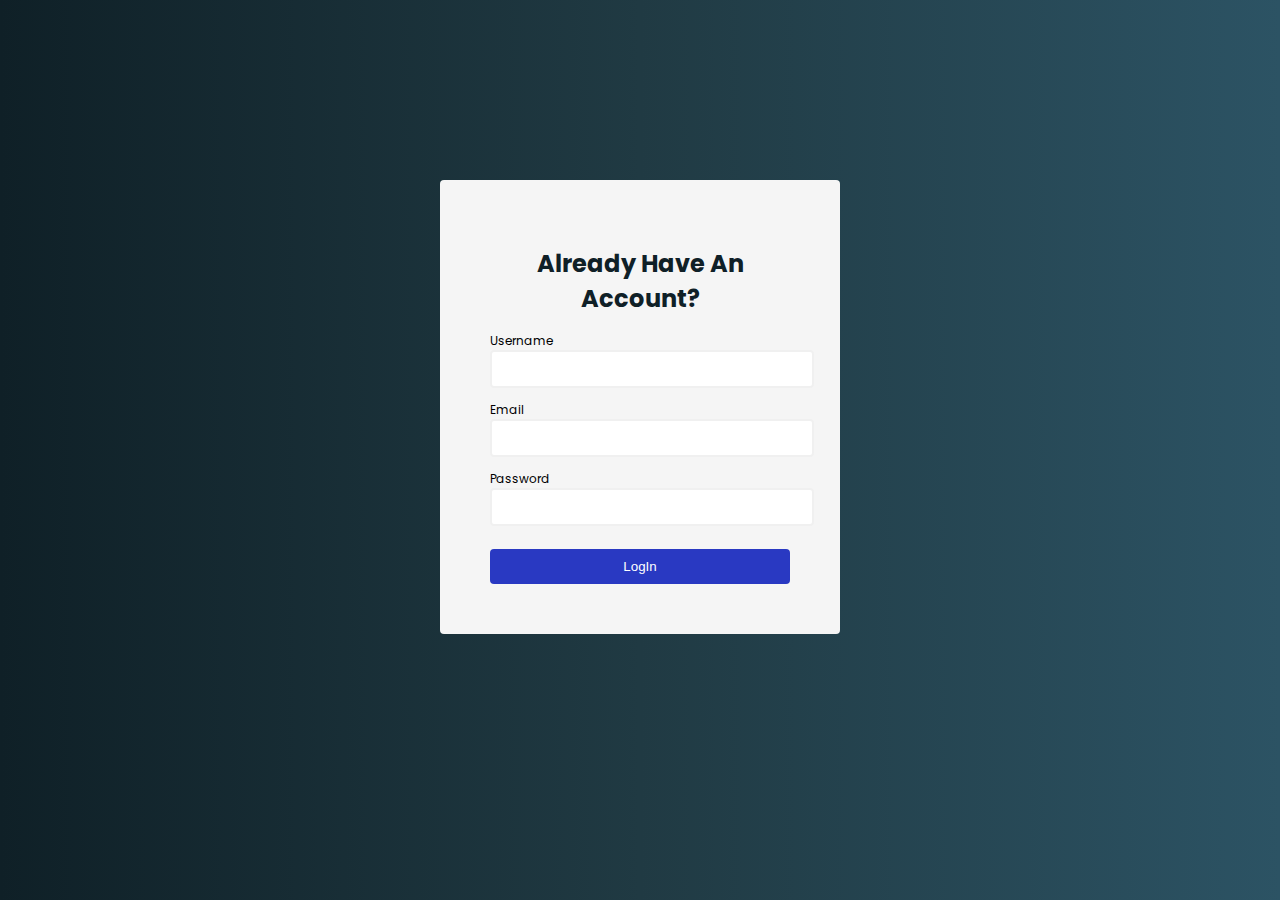
<file: logIn.html>
<!DOCTYPE html>
<html lang="en">
<head>
    <meta charset="UTF-8">
    <meta http-equiv="X-UA-Compatible" content="IE=edge">
    <meta name="viewport" content="width=device-width, initial-scale=1.0">
    <title>Form Validation</title>
    <link rel="preconnect" href="https://fonts.googleapis.com">
    <link rel="preconnect" href="https://fonts.gstatic.com" crossorigin>
    <link href="https://fonts.googleapis.com/css2?family=Poppins:wght@400;700&display=swap" rel="stylesheet">
    <!-- <link rel="stylesheet" href="./style.css">
    <script defer src="./index.js"></script> -->
</head>
<style>
    body {
    background: linear-gradient(to right, #0f2027, #203a43, #2c5364);
    font-family: 'Poppins', sans-serif;
}

#form {
    width: 300px;
    margin: 20vh auto 0 auto;
    padding: 50px;
    background-color: whitesmoke;
    border-radius: 4px;
    font-size: 12px;
}

#form h1 {
    color: #0f2027;
    text-align: center;
}

#form button {
    padding: 10px;
    margin-top: 10px;
    width: 100%;
    color: white;
    background-color: rgb(41, 57, 194);
    border: none;
    border-radius: 4px;
}

.input-control {
    display: flex;
    flex-direction: column;
}

.input-control input {
    border: 2px solid #f0f0f0;
	border-radius: 4px;
	display: block;
	font-size: 12px;
	padding: 10px;
	width: 100%;
}

.input-control input:focus {
    outline: 0;
}

.input-control.success input {
    border-color: #09c372;
}

.input-control.error input {
    border-color: #ff3860;
}

.input-control .error {
    color: #ff3860;
    font-size: 9px;
    height: 13px;
}
</style>
<body>
    <div class="container">
        <form id="form" action="/">
            <h1>Already Have An Account?</h1>
            <div class="input-control">
                <label for="username">Username</label>
                <input id="username" name="username" type="text">
                <div class="error"></div>
            </div>
            <div class="input-control">
                <label for="email">Email</label>
                <input id="email" name="email" type="text">
                <div class="error"></div>
            </div>
            <div class="input-control">
                <label for="password">Password</label>
                <input id="password"name="password" type="password">
                <div class="error"></div>
            </div>
            <button type="submit">LogIn</button>
        </form>
    </div>
    <script src="login.js"></script>
</body>
</html>
</file>
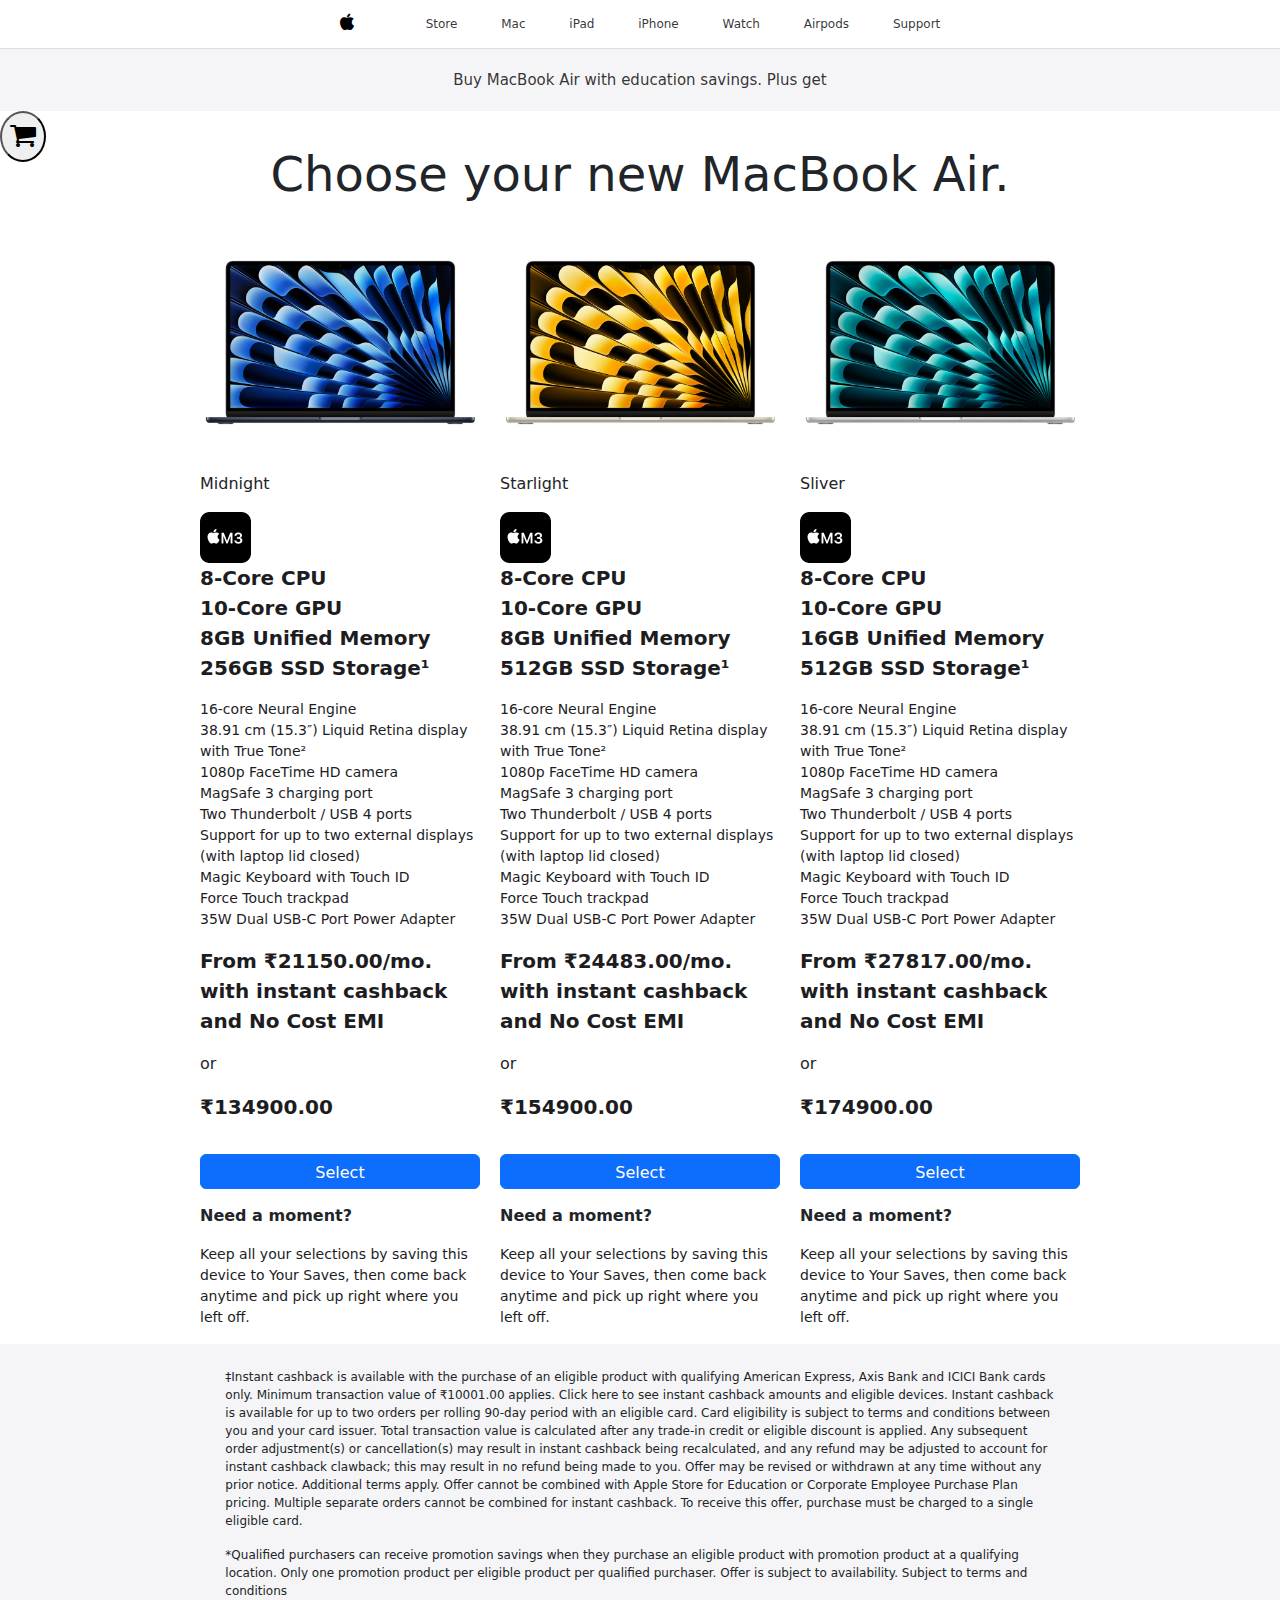
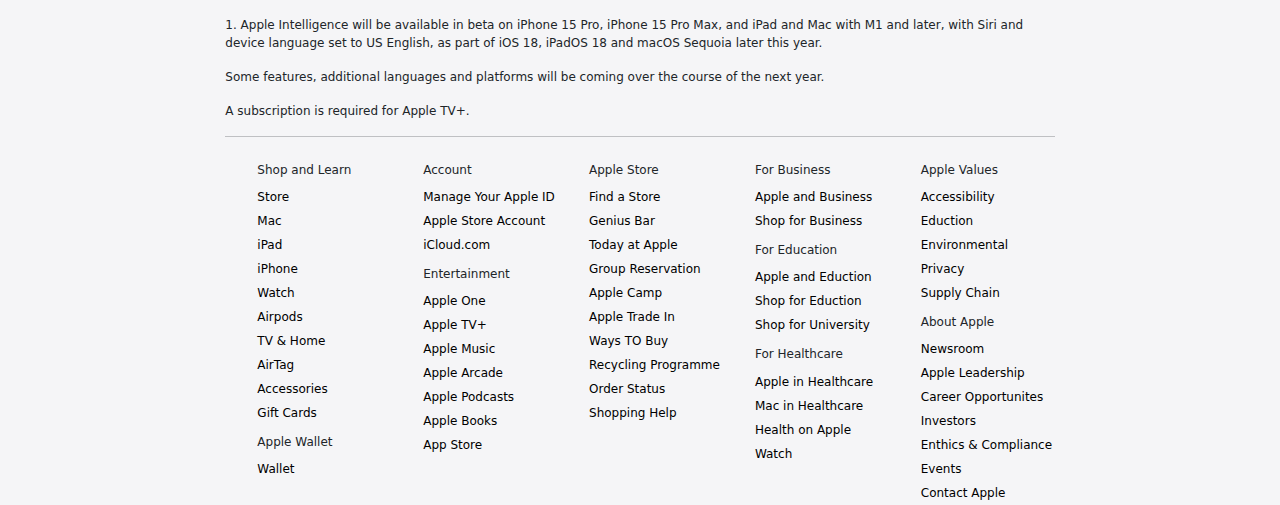
<file: mac.html>
<!DOCTYPE html>
<html lang="en">
<head>
    <meta charset="UTF-8">
    <meta name="viewport" content="width=device-width, initial-scale=1.0">
    <title>mac</title>
    <link rel="stylesheet" href="https://cdnjs.cloudflare.com/ajax/libs/font-awesome/4.7.0/css/font-awesome.min.css">
    <link href="https://cdn.jsdelivr.net/npm/bootstrap@5.3.3/dist/css/bootstrap.min.css" rel="stylesheet" integrity="sha384-QWTKZyjpPEjISv5WaRU9OFeRpok6YctnYmDr5pNlyT2bRjXh0JMhjY6hW+ALEwIH" crossorigin="anonymous">
    <link rel="stylesheet" href="mac.css">
</head>
<body>
    <header>
        <div>
        <i class="fa fa-apple" style="font-size:18px;color:black"></i>
        </div>
        <nav>
            <ul>
                <li><a href="index.html">Store</a></li>
                <li><a href="mac.html">Mac</a></li>
                <li><a href="ipad.html">iPad</a></li>
                <li><a href="iphone.html">iPhone</a></li>
                <li><a href="watch.html">Watch</a></li>
                <li><a href="airpods.html">Airpods</a></li>
                <li><a href="support.html">Support</a></li>
            </ul>
        </nav>
    </header>
    <section class="d-md-none">
        <nav class="navbar bg-body-tertiary fixed-top">
            <div class="container-fluid">
              <a class="navbar-brand fw-bold" href="#"><i class="fa fa-apple" style="font-size:18px;color:black"></i></a>
              <button class="navbar-toggler" type="button" data-bs-toggle="offcanvas" data-bs-target="#offcanvasNavbar" aria-controls="offcanvasNavbar" aria-label="Toggle navigation">
                <span class="navbar-toggler-icon"></span>
              </button>
              <div class="offcanvas offcanvas-end" tabindex="-1" id="offcanvasNavbar" aria-labelledby="offcanvasNavbarLabel">
                <div class="offcanvas-header">
                  <h5 class="offcanvas-title fw-bold" id="offcanvasNavbarLabel"><i class="fa fa-apple" style="font-size:18px;color:black"></i></h5>
                  <button type="button" class="btn-close" data-bs-dismiss="offcanvas" aria-label="Close"></button>
                </div>
                <div class="offcanvas-body">
                  <ul class="navbar-nav justify-content-end flex-grow-1 pe-3">
                    <li class="nav-item">
                      <a class="nav-link active" aria-current="page" href="index.html">Store</a>
                    </li>
                    <li class="nav-item">
                      <a class="nav-link" href="mac.html">Mac</a>
                    </li>
                    <li class="nav-item">
                        <a class="nav-link" href="ipad.html">iPad</a>
                      </li>
                      <li class="nav-item">
                        <a class="nav-link" href="iphone.html">iPhone</a>
                      </li>
                      <li class="nav-item">
                        <a class="nav-link" href="watch.html">Watch</a>
                      </li>
                      <li class="nav-item">
                        <a class="nav-link" href="airpods.html">Airpods</a>
                      </li>
                      <li class="nav-item">
                        <a class="nav-link" href="support.html">Support</a>
                      </li>
                  </ul>
                </div>
              </div>
              
            </div>
          </nav>
    </section>
    <div class="note">
        <p class="mt-3">Buy MacBook Air with education savings. Plus get</p>
    </div>
    <button style="position: fixed;border-radius: 50%;padding: .5rem;z-index: 9999;" onclick="show()"><i class="fa fa-shopping-cart" style="font-size:28px"></i></button>
    <div style="width: 300px;height:100vh ;position: fixed;top:98px;display: none;background-color:rgba(0, 0, 0, 0.61);color: white;border-radius: 2rem;" id="div">
        <h4 class="d-flex justify-content-end" style="position: fixed;top:150px">Items:<span id="output"></span></h4>
    <h4 class="d-flex justify-content-end" style="position: fixed;top:190px">Total:<span id="output1"></span></h4>
    <h6 class="d-flex justify-content-end" style="position: fixed;top:240px;max-width: 250px;">Products:<span id="product"></span></h6>
    
    </div>
    <!-- <h4 class="d-flex justify-content-end" style="position: fixed;"><i class="fa fa-shopping-cart" style="font-size:28px"></i>cart:<span id="output"></span></h4>
    <h4 class="d-flex justify-content-end" style="position: fixed;top:140px">Total:<span id="output1"></span></h4> -->
    <h1 class="text-center">Choose your new MacBook Air.</h1>
    <section class="cat">
        <div></div>
        <div>
        <img src="mac1.jpg" alt="">
        <p class="fw-medium">Midnight</p>
        <img src="pro.png" alt="">
        <div class="cath1">
            <ul>
                <li>8-Core CPU</li>
                <li>10-Core GPU</li>
                <li>8GB Unified Memory</li>
                <li>256GB SSD Storage¹</li>
            </ul>
        </div>
        <div class="cath2 my-3">
            <ul>
                <li>16-core Neural Engine</li>
                <li>38.91 cm (15.3″) Liquid Retina display with True Tone²</li>
                <li>1080p FaceTime HD camera</li>
                <li>MagSafe 3 charging port</li>
                <li>Two Thunderbolt / USB 4 ports</li>
                <li>Support for up to two external displays (with laptop lid closed)</li>
                <li>Magic Keyboard with Touch ID</li>
                <li>Force Touch trackpad</li>
                <li>35W Dual USB-C Port Power Adapter</li>
            </ul>
        </div>
           <p class="cath1">From ₹21150.00/mo. with instant cashback and No Cost EMI</p>
           <p>or</p>
           <p class="cath1">₹134900.00</p>
           <button onclick="select1()" class="btn btn-primary mt-3">Select</button>
           <p class="bol">Need a moment?</p>
           <p class="cath2 my-3">Keep all your selections by saving this device to Your Saves, then come back anytime and pick up right where you left off.</p>
        </div>
        <div>
            <img src="mac2.jpg" alt="">
            <p class="fw-medium">Starlight</p>
            <img src="pro.png" alt="">
            <div class="cath1">
                <ul>
                    <li>8-Core CPU</li>
                    <li>10-Core GPU</li>
                    <li>8GB Unified Memory</li>
                    <li>512GB SSD Storage¹</li>
                </ul>
            </div>
            <div class="cath2 my-3">
                <ul>
                    <li>16-core Neural Engine</li>
                    <li>38.91 cm (15.3″) Liquid Retina display with True Tone²</li>
                    <li>1080p FaceTime HD camera</li>
                    <li>MagSafe 3 charging port</li>
                    <li>Two Thunderbolt / USB 4 ports</li>
                    <li>Support for up to two external displays (with laptop lid closed)</li>
                    <li>Magic Keyboard with Touch ID</li>
                    <li>Force Touch trackpad</li>
                    <li>35W Dual USB-C Port Power Adapter</li>
                </ul>
            </div>
               <p class="cath1">From ₹24483.00/mo. with instant cashback and No Cost EMI</p>
               <p>or</p>
               <p class="cath1">₹154900.00</p>
               <button onclick="select2()" class="btn btn-primary mt-3">Select</button>
               <p class="bol">Need a moment?</p>
               <p class="cath2 my-3">Keep all your selections by saving this device to Your Saves, then come back anytime and pick up right where you left off.</p>
            </div>
            <div>
                <img src="mac3.jpg" alt="">
                <p class="fw-medium">Sliver</p>
                <img src="pro.png" alt="">
                <div class="cath1">
                    <ul>
                        <li>8-Core CPU</li>
                        <li>10-Core GPU</li>
                        <li>16GB Unified Memory</li>
                        <li>512GB SSD Storage¹</li>
                    </ul>
                </div>
                <div class="cath2 my-3">
                    <ul>
                        <li>16-core Neural Engine</li>
                        <li>38.91 cm (15.3″) Liquid Retina display with True Tone²</li>
                        <li>1080p FaceTime HD camera</li>
                        <li>MagSafe 3 charging port</li>
                        <li>Two Thunderbolt / USB 4 ports</li>
                        <li>Support for up to two external displays (with laptop lid closed)</li>
                        <li>Magic Keyboard with Touch ID</li>
                        <li>Force Touch trackpad</li>
                        <li>35W Dual USB-C Port Power Adapter</li>
                    </ul>
                </div>
                   <p class="cath1">From ₹27817.00/mo. with instant cashback and No Cost EMI</p>
                   <p>or</p>
                   <p class="cath1">₹174900.00</p>
                   <button onclick="select3()" class="btn btn-primary mt-3">Select</button>
                   <p class="bol">Need a moment?</p>
                   <p class="cath2 my-3">Keep all your selections by saving this device to Your Saves, then come back anytime and pick up right where you left off.</p>
                </div>
                <div></div>
    </section>
    <footer class="container-fluid">
        <div class="row">
            <div class="col-2"></div>
            <div class="col-8">
    <div class="pt-4">
        <p>‡Instant cashback is available with the purchase of an eligible product with qualifying American Express, Axis Bank and ICICI Bank cards only. Minimum transaction value of ₹10001.00 applies. Click here to see instant cashback amounts and eligible devices. Instant cashback is available for up to two orders per rolling 90-day period with an eligible card. Card eligibility is subject to terms and conditions between you and your card issuer. Total transaction value is calculated after any trade-in credit or eligible discount is applied. Any subsequent order adjustment(s) or cancellation(s) may result in instant cashback being recalculated, and any refund may be adjusted to account for instant cashback clawback; this may result in no refund being made to you. Offer may be revised or withdrawn at any time without any prior notice. Additional terms apply. Offer cannot be combined with Apple Store for Education or Corporate Employee Purchase Plan pricing. Multiple separate orders cannot be combined for instant cashback. To receive this offer, purchase must be charged to a single eligible card.</p>
        <p>*Qualified purchasers can receive promotion savings when they purchase an eligible product with promotion product at a qualifying location. Only one promotion product per eligible product per qualified purchaser. Offer is subject to availability. Subject to terms and conditions </p>
        <p>1. Apple Intelligence will be available in beta on iPhone 15 Pro, iPhone 15 Pro Max, and iPad and Mac with M1 and later, with Siri and device language set to US English, as part of iOS 18, iPadOS 18 and macOS Sequoia later this year.</p>
        <p>Some features, additional languages and platforms will be coming over the course of the next year.</p>
        <p>A subscription is required for Apple TV+.</p>
    </div>
    <hr>
    <section class="footsec">
        <div>
            <ul><h6>Shop and Learn</h6>
                <li><a href="index.html">Store</a></li>
                <li><a href="mac.html">Mac</a></li>
                <li><a href="ipad.html">iPad</a></li>
                <li><a href="iphone.html">iPhone</a></li>
                <li><a href="watch.html">Watch</a></li>
                <li><a href="airpods.html">Airpods</a></li>
                <li><a href="support.html">TV & Home</a></li>
                <li><a href="support.html">AirTag</a></li>
                <li><a href="support.html">Accessories</a></li>
                <li><a href="support.html">Gift Cards</a></li>
            </ul>
            <ul><h6>Apple Wallet</h6>
                <li><a href="support.html">Wallet</a></li>
            </ul>
        </div>
        <div>
            <ul><h6>Account</h6>
            <li><a href="support.html">Manage Your Apple ID</a></li>
            <li><a href="support.html">Apple Store Account</a></li>
            <li><a href="support.html">iCloud.com</a></li>
        </ul>
        <ul><h6>Entertainment</h6>
            <li><a href="support.html">Apple One</a></li>
            <li><a href="support.html">Apple TV+</a></li>
            <li><a href="support.html">Apple Music</a></li>
            <li><a href="support.html">Apple Arcade</a></li>
            <li><a href="support.html">Apple Podcasts</a></li>
            <li><a href="support.html">Apple Books</a></li>
            <li><a href="support.html">App Store</a></li>
        </ul>
    </div>
    <div>
        <ul><h6>Apple Store</h6>
            <li><a href="support.html">Find a Store</a></li>
            <li><a href="support.html">Genius Bar</a></li>
            <li><a href="support.html">Today at Apple</a></li>
            <li><a href="support.html">Group Reservation</a></li>
            <li><a href="support.html">Apple Camp</a></li>
            <li><a href="support.html">Apple Trade In</a></li>
            <li><a href="support.html">Ways TO Buy</a></li>
            <li><a href="support.html">Recycling Programme</a></li>
            <li><a href="support.html">Order Status</a></li>
            <li><a href="support.html">Shopping Help</a></li>
        </ul>
    </div>
    <div>
        <ul><h6>For Business</h6>
            <li><a href="support.html">Apple and Business</a></li>
            <li><a href="support.html">Shop for Business</a></li>
        </ul>
        <ul><h6>For Education</h6>
            <li><a href="support.html">Apple and Eduction</a></li>
            <li><a href="support.html">Shop for Eduction</a></li>
            <li><a href="support.html">Shop for University</a></li>
        </ul>
        <ul><h6>For Healthcare</h6>
            <li><a href="support.html">Apple in Healthcare</a></li>
            <li><a href="mac.html">Mac in Healthcare</a></li>
            <li><a href="support.html">Health on Apple Watch</a></li>
        </ul>
    </div>
    <div>
        <ul><h6>Apple Values</h6>
            <li><a href="support.html">Accessibility</a></li>
            <li><a href="support.html">Eduction</a></li>
            <li><a href="support.html">Environmental</a></li>
            <li><a href="support.html">Privacy</a></li>
            <li><a href="support.html">Supply Chain</a></li>
        </ul>
        <ul>
            <h6>About Apple</h6>
            <li><a href="support.html">Newsroom</a></li>
            <li><a href="support.html">Apple Leadership</a></li>
            <li><a href="support.html">Career Opportunites</a></li>
            <li><a href="support.html">Investors</a></li>
            <li><a href="support.html">Enthics & Compliance</a></li>
            <li><a href="support.html">Events</a></li>
            <li><a href="support.html">Contact Apple</a></li>
        </ul>
    </div>
    </section>
</div>
    <div class="col-2"></div>
</div>
    </footer>
    <script src="https://cdn.jsdelivr.net/npm/bootstrap@5.3.3/dist/js/bootstrap.bundle.min.js" integrity="sha384-YvpcrYf0tY3lHB60NNkmXc5s9fDVZLESaAA55NDzOxhy9GkcIdslK1eN7N6jIeHz" crossorigin="anonymous"></script>
    <script src="mac.js"></script>
</body>
</html>
</file>
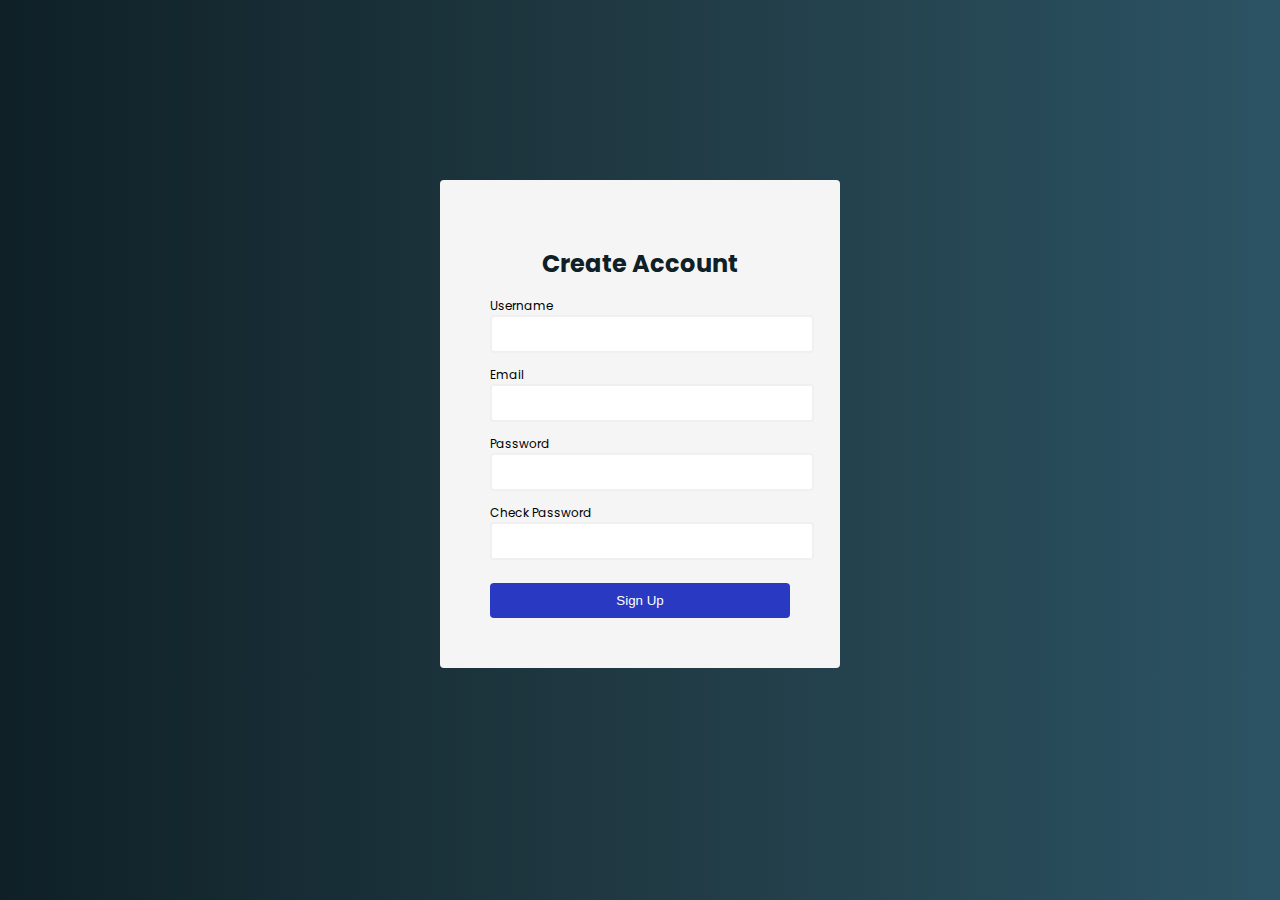
<file: signUp.html>
<!DOCTYPE html>
<html lang="en">
<head>
    <meta charset="UTF-8">
    <meta http-equiv="X-UA-Compatible" content="IE=edge">
    <meta name="viewport" content="width=device-width, initial-scale=1.0">
    <title>Form Validation</title>
    <link rel="preconnect" href="https://fonts.googleapis.com">
    <link rel="preconnect" href="https://fonts.gstatic.com" crossorigin>
    <link href="https://fonts.googleapis.com/css2?family=Poppins:wght@400;700&display=swap" rel="stylesheet">
    <!-- <link rel="stylesheet" href="./style.css">
    <script defer src="./index.js"></script> -->
</head>
<style>
    body {
    background: linear-gradient(to right, #0f2027, #203a43, #2c5364);
    font-family: 'Poppins', sans-serif;
}

#form {
    width: 300px;
    margin: 20vh auto 0 auto;
    padding: 50px;
    background-color: whitesmoke;
    border-radius: 4px;
    font-size: 12px;
}

#form h1 {
    color: #0f2027;
    text-align: center;
}

#form button {
    padding: 10px;
    margin-top: 10px;
    width: 100%;
    color: white;
    background-color: rgb(41, 57, 194);
    border: none;
    border-radius: 4px;
}

.input-control {
    display: flex;
    flex-direction: column;
}

.input-control input {
    border: 2px solid #f0f0f0;
	border-radius: 4px;
	display: block;
	font-size: 12px;
	padding: 10px;
	width: 100%;
}

.input-control input:focus {
    outline: 0;
}

.input-control.success input {
    border-color: #09c372;
}

.input-control.error input {
    border-color: #ff3860;
}

.input-control .error {
    color: #ff3860;
    font-size: 9px;
    height: 13px;
}
</style>
<body>
    <div class="container">
        <form id="form" action="/">
            <h1>Create Account</h1>
            <div class="input-control">
                <label for="username">Username</label>
                <input id="username" name="username" type="text">
                <div class="error"></div>
            </div>
            <div class="input-control">
                <label for="email">Email</label>
                <input id="email" name="email" type="text">
                <div class="error"></div>
            </div>
            <div class="input-control">
                <label for="password">Password</label>
                <input id="password"name="password" type="password">
                <div class="error"></div>
            </div>
            <div class="input-control">
                <label for="password2">Check Password</label>
                <input id="password2"name="password2" type="password">
                <div class="error"></div>
            </div>
            <button type="submit">Sign Up</button>
        </form>
    </div>
    <script src="signUp.js"></script>
</body>
</html>
</file>
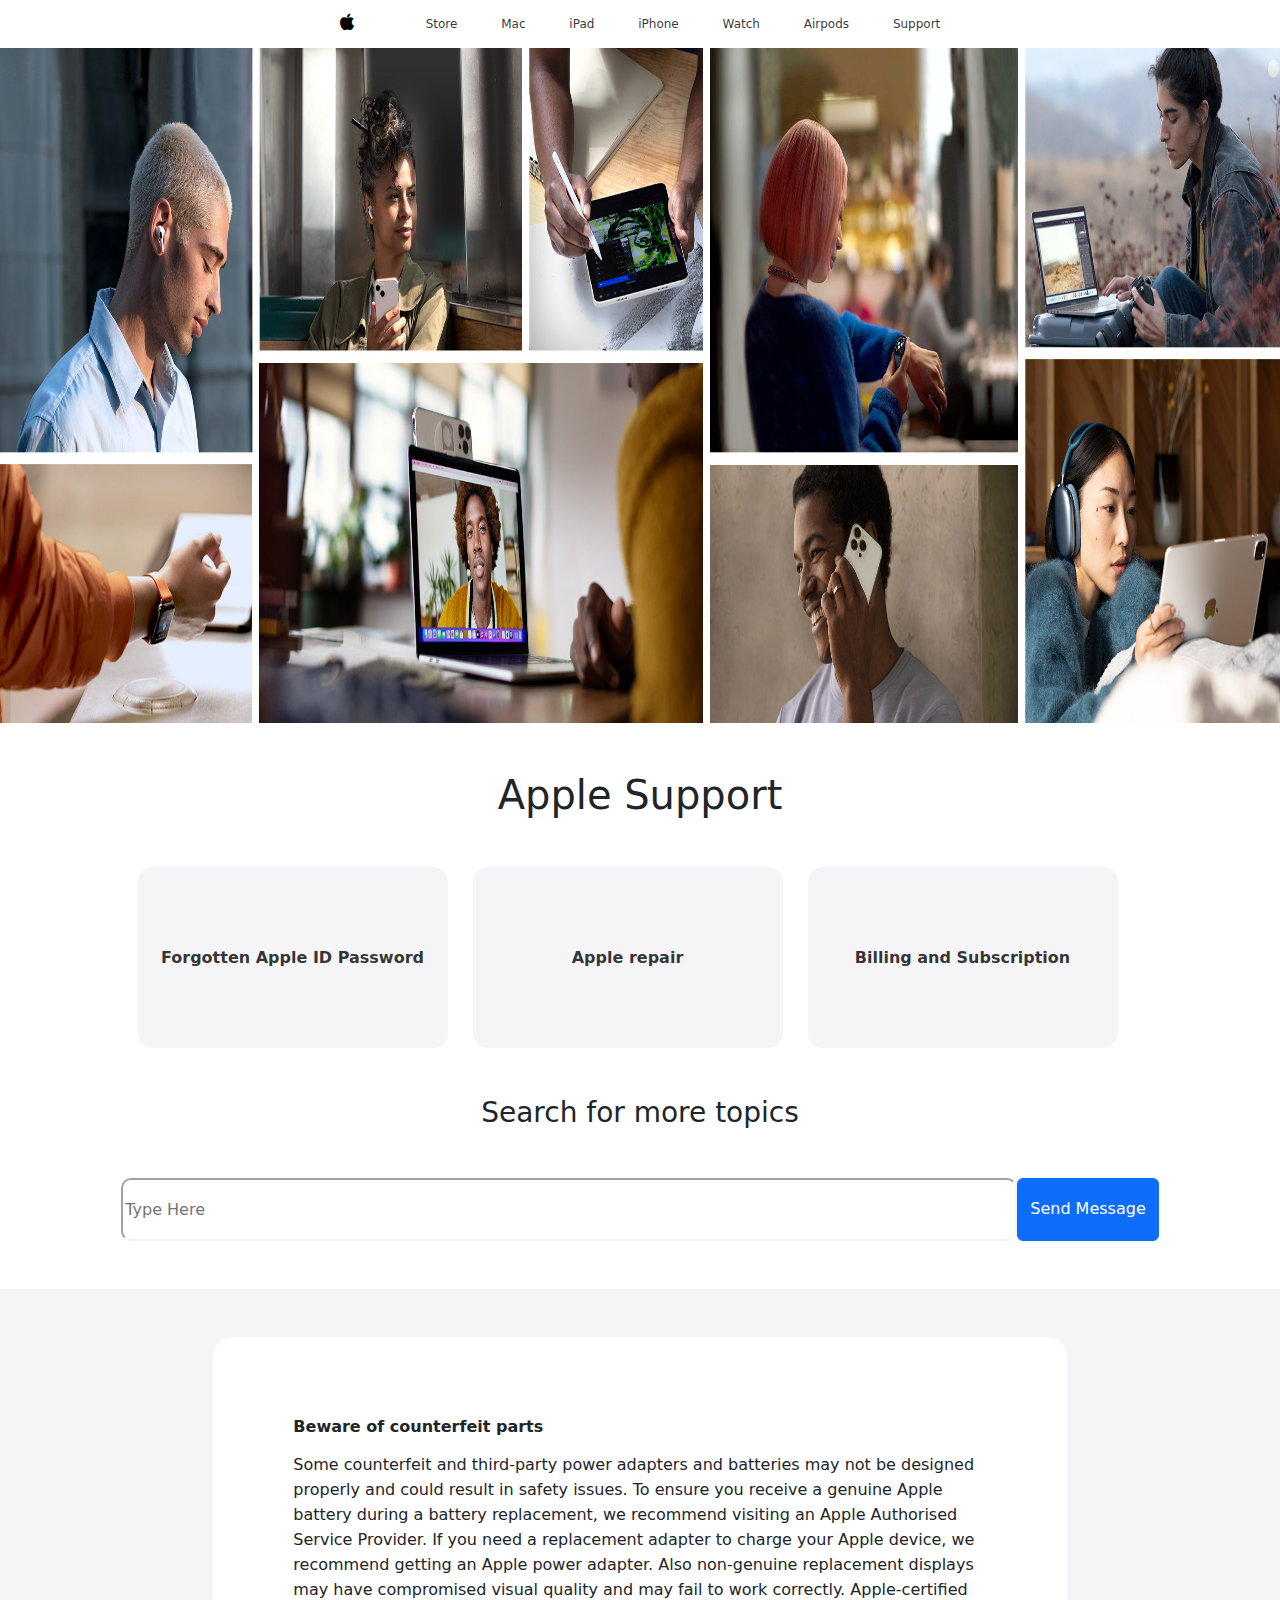
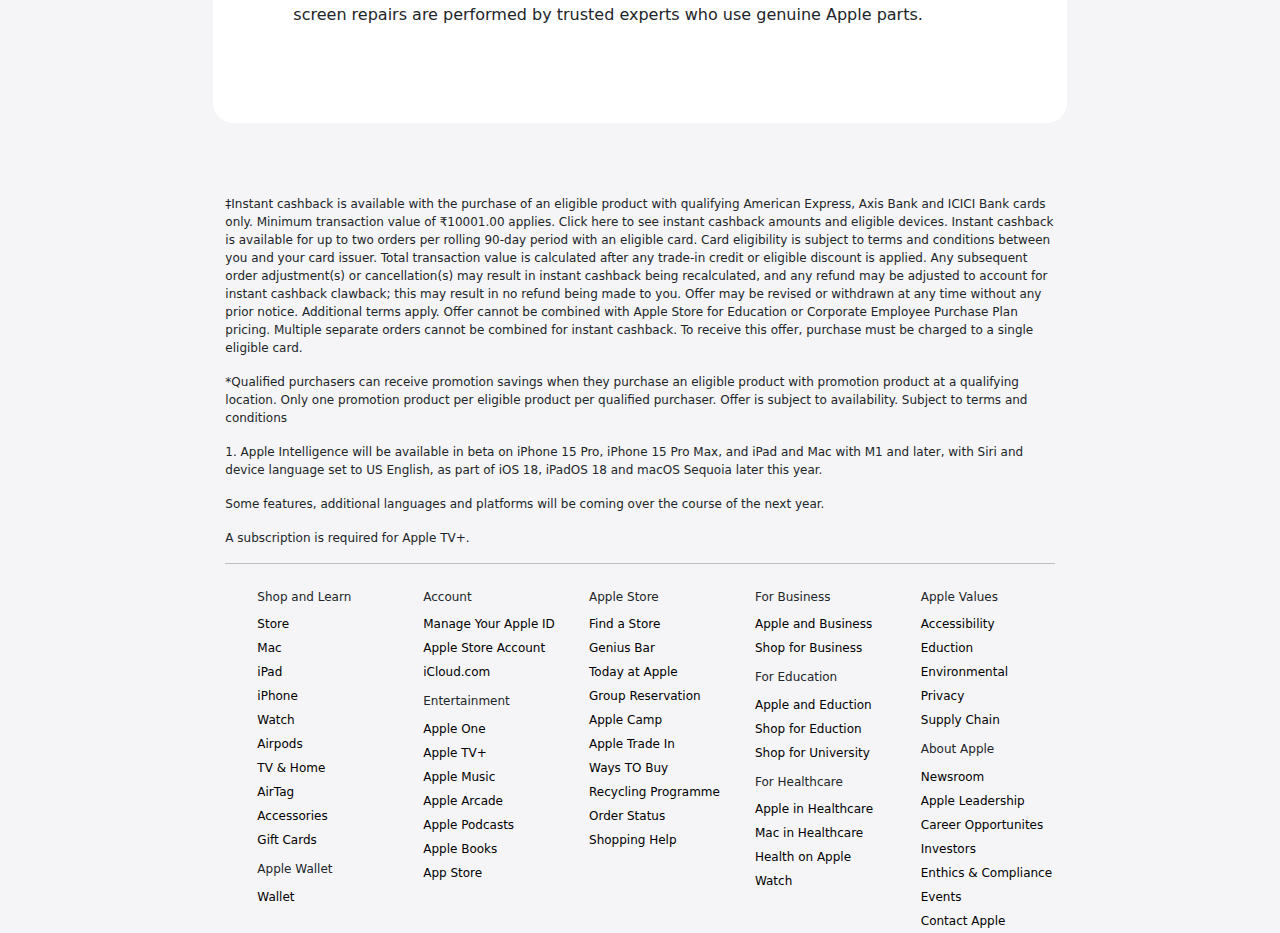
<file: support.html>
<!DOCTYPE html>
<html lang="en">
<head>
    <meta charset="UTF-8">
    <meta name="viewport" content="width=device-width, initial-scale=1.0">
    <title>support</title>
    <link rel="stylesheet" href="https://cdnjs.cloudflare.com/ajax/libs/font-awesome/4.7.0/css/font-awesome.min.css">
    <link href="https://cdn.jsdelivr.net/npm/bootstrap@5.3.3/dist/css/bootstrap.min.css" rel="stylesheet" integrity="sha384-QWTKZyjpPEjISv5WaRU9OFeRpok6YctnYmDr5pNlyT2bRjXh0JMhjY6hW+ALEwIH" crossorigin="anonymous">
    <link rel="stylesheet" href="support.css">
</head>
<body>
    <header>
        <div>
        <i class="fa fa-apple" style="font-size:18px;color:black"></i>
        </div>
        <nav>
            <ul>
                <li><a href="index.html">Store</a></li>
                <li><a href="mac.html">Mac</a></li>
                <li><a href="ipad.html">iPad</a></li>
                <li><a href="iphone.html">iPhone</a></li>
                <li><a href="watch.html">Watch</a></li>
                <li><a href="airpods.html">Airpods</a></li>
                <li><a href="support.html">Support</a></li>
            </ul>
        </nav>
    </header>
    <section class="d-md-none">
        <nav class="navbar bg-body-tertiary fixed-top">
            <div class="container-fluid">
              <a class="navbar-brand fw-bold" href="#"><i class="fa fa-apple" style="font-size:18px;color:black"></i></a>
              <button class="navbar-toggler" type="button" data-bs-toggle="offcanvas" data-bs-target="#offcanvasNavbar" aria-controls="offcanvasNavbar" aria-label="Toggle navigation">
                <span class="navbar-toggler-icon"></span>
              </button>
              <div class="offcanvas offcanvas-end" tabindex="-1" id="offcanvasNavbar" aria-labelledby="offcanvasNavbarLabel">
                <div class="offcanvas-header">
                  <h5 class="offcanvas-title fw-bold" id="offcanvasNavbarLabel"><i class="fa fa-apple" style="font-size:18px;color:black"></i></h5>
                  <button type="button" class="btn-close" data-bs-dismiss="offcanvas" aria-label="Close"></button>
                </div>
                <div class="offcanvas-body">
                  <ul class="navbar-nav justify-content-end flex-grow-1 pe-3">
                    <li class="nav-item">
                      <a class="nav-link active" aria-current="page" href="index.html">Store</a>
                    </li>
                    <li class="nav-item">
                      <a class="nav-link" href="mac.html">Mac</a>
                    </li>
                    <li class="nav-item">
                        <a class="nav-link" href="ipad.html">iPad</a>
                      </li>
                      <li class="nav-item">
                        <a class="nav-link" href="iphone.html">iPhone</a>
                      </li>
                      <li class="nav-item">
                        <a class="nav-link" href="watch.html">Watch</a>
                      </li>
                      <li class="nav-item">
                        <a class="nav-link" href="airpods.html">Airpods</a>
                      </li>
                      <li class="nav-item">
                        <a class="nav-link" href="support.html">Support</a>
                      </li>
                  </ul>
                </div>
              </div>
            </div>
          </nav>
    </section>
    <img src="support1.jpg" alt="">
    <h1 class="text-center my-5">Apple Support</h1>
    <div class="con my-5">
        <div>
            <a href="">Forgotten Apple ID Password</a>
        </div>
        <div>
            <a href="">Apple repair</a>
        </div>
        <div>
            <a href="">Billing and Subscription</a>
        </div>
    </div>
    <h3 class="text-center">Search for more topics</h3>
    <div class="d-flex justify-content-center my-5">
        <input id="text" type="text" placeholder="Type Here">
        <button onclick="sendmsg()" class="btn btn-primary">Send Message</button>
    </div>
    <div class="no">
        <div></div>      
        <div class="no1 my-5">
        <h6 class="mb-3">Beware of counterfeit parts</h6>
        <p>Some counterfeit and third-party power adapters and batteries may not be designed properly and could result in safety issues. To ensure you receive a genuine Apple battery during a battery replacement, we recommend visiting an Apple Authorised Service Provider. If you need a replacement adapter to charge your Apple device, we recommend getting an Apple power adapter.

            Also non-genuine replacement displays may have compromised visual quality and may fail to work correctly. Apple-certified screen repairs are performed by trusted experts who use genuine Apple parts.</p>
        </div>  
        <div></div>
    </div>
    <footer class="container-fluid">
        <div class="row">
            <div class="col-2"></div>
            <div class="col-8">
    <div class="pt-4">
        <p>‡Instant cashback is available with the purchase of an eligible product with qualifying American Express, Axis Bank and ICICI Bank cards only. Minimum transaction value of ₹10001.00 applies. Click here to see instant cashback amounts and eligible devices. Instant cashback is available for up to two orders per rolling 90-day period with an eligible card. Card eligibility is subject to terms and conditions between you and your card issuer. Total transaction value is calculated after any trade-in credit or eligible discount is applied. Any subsequent order adjustment(s) or cancellation(s) may result in instant cashback being recalculated, and any refund may be adjusted to account for instant cashback clawback; this may result in no refund being made to you. Offer may be revised or withdrawn at any time without any prior notice. Additional terms apply. Offer cannot be combined with Apple Store for Education or Corporate Employee Purchase Plan pricing. Multiple separate orders cannot be combined for instant cashback. To receive this offer, purchase must be charged to a single eligible card.</p>
        <p>*Qualified purchasers can receive promotion savings when they purchase an eligible product with promotion product at a qualifying location. Only one promotion product per eligible product per qualified purchaser. Offer is subject to availability. Subject to terms and conditions </p>
        <p>1. Apple Intelligence will be available in beta on iPhone 15 Pro, iPhone 15 Pro Max, and iPad and Mac with M1 and later, with Siri and device language set to US English, as part of iOS 18, iPadOS 18 and macOS Sequoia later this year.</p>
        <p>Some features, additional languages and platforms will be coming over the course of the next year.</p>
        <p>A subscription is required for Apple TV+.</p>
    </div>
    <hr>
    <section class="footsec">
        <div>
            <ul><h6>Shop and Learn</h6>
                <li><a href="index.html">Store</a></li>
                <li><a href="mac.html">Mac</a></li>
                <li><a href="ipad.html">iPad</a></li>
                <li><a href="iphone.html">iPhone</a></li>
                <li><a href="watch.html">Watch</a></li>
                <li><a href="airpods.html">Airpods</a></li>
                <li><a href="support.html">TV & Home</a></li>
                <li><a href="support.html">AirTag</a></li>
                <li><a href="support.html">Accessories</a></li>
                <li><a href="support.html">Gift Cards</a></li>
            </ul>
            <ul><h6>Apple Wallet</h6>
                <li><a href="support.html">Wallet</a></li>
            </ul>
        </div>
        <div>
            <ul><h6>Account</h6>
            <li><a href="support.html">Manage Your Apple ID</a></li>
            <li><a href="support.html">Apple Store Account</a></li>
            <li><a href="support.html">iCloud.com</a></li>
        </ul>
        <ul><h6>Entertainment</h6>
            <li><a href="support.html">Apple One</a></li>
            <li><a href="support.html">Apple TV+</a></li>
            <li><a href="support.html">Apple Music</a></li>
            <li><a href="support.html">Apple Arcade</a></li>
            <li><a href="support.html">Apple Podcasts</a></li>
            <li><a href="support.html">Apple Books</a></li>
            <li><a href="support.html">App Store</a></li>
        </ul>
    </div>
    <div>
        <ul><h6>Apple Store</h6>
            <li><a href="support.html">Find a Store</a></li>
            <li><a href="support.html">Genius Bar</a></li>
            <li><a href="support.html">Today at Apple</a></li>
            <li><a href="support.html">Group Reservation</a></li>
            <li><a href="support.html">Apple Camp</a></li>
            <li><a href="support.html">Apple Trade In</a></li>
            <li><a href="support.html">Ways TO Buy</a></li>
            <li><a href="support.html">Recycling Programme</a></li>
            <li><a href="support.html">Order Status</a></li>
            <li><a href="support.html">Shopping Help</a></li>
        </ul>
    </div>
    <div>
        <ul><h6>For Business</h6>
            <li><a href="support.html">Apple and Business</a></li>
            <li><a href="support.html">Shop for Business</a></li>
        </ul>
        <ul><h6>For Education</h6>
            <li><a href="support.html">Apple and Eduction</a></li>
            <li><a href="support.html">Shop for Eduction</a></li>
            <li><a href="support.html">Shop for University</a></li>
        </ul>
        <ul><h6>For Healthcare</h6>
            <li><a href="support.html">Apple in Healthcare</a></li>
            <li><a href="mac.html">Mac in Healthcare</a></li>
            <li><a href="support.html">Health on Apple Watch</a></li>
        </ul>
    </div>
    <div>
        <ul><h6>Apple Values</h6>
            <li><a href="support.html">Accessibility</a></li>
            <li><a href="support.html">Eduction</a></li>
            <li><a href="support.html">Environmental</a></li>
            <li><a href="support.html">Privacy</a></li>
            <li><a href="support.html">Supply Chain</a></li>
        </ul>
        <ul>
            <h6>About Apple</h6>
            <li><a href="support.html">Newsroom</a></li>
            <li><a href="support.html">Apple Leadership</a></li>
            <li><a href="support.html">Career Opportunites</a></li>
            <li><a href="support.html">Investors</a></li>
            <li><a href="support.html">Enthics & Compliance</a></li>
            <li><a href="support.html">Events</a></li>
            <li><a href="support.html">Contact Apple</a></li>
        </ul>
    </div>
    </section>
</div>
    <div class="col-2"></div>
</div>
    </footer>
    <script src="https://cdn.jsdelivr.net/npm/bootstrap@5.3.3/dist/js/bootstrap.bundle.min.js" integrity="sha384-YvpcrYf0tY3lHB60NNkmXc5s9fDVZLESaAA55NDzOxhy9GkcIdslK1eN7N6jIeHz" crossorigin="anonymous"></script>
    <script src="support.js">
    </script>
</body>
</html>
</file>
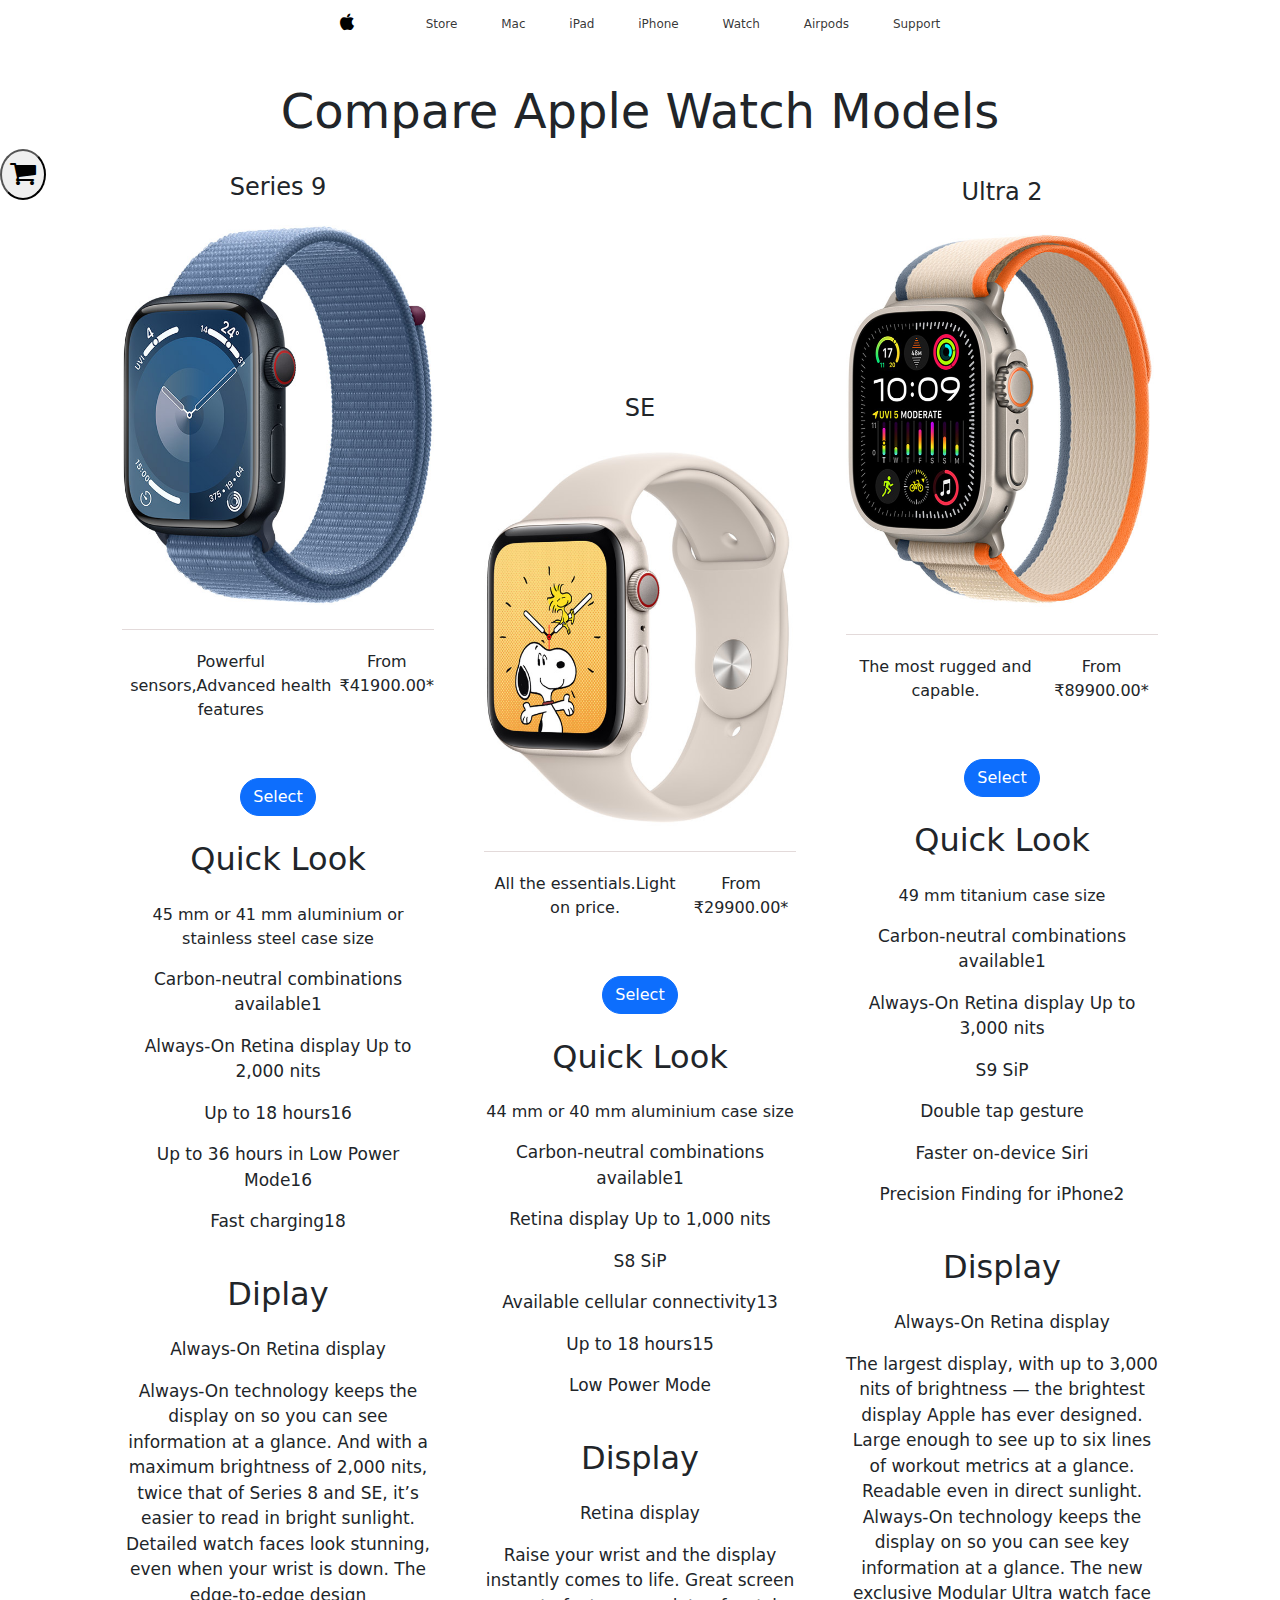
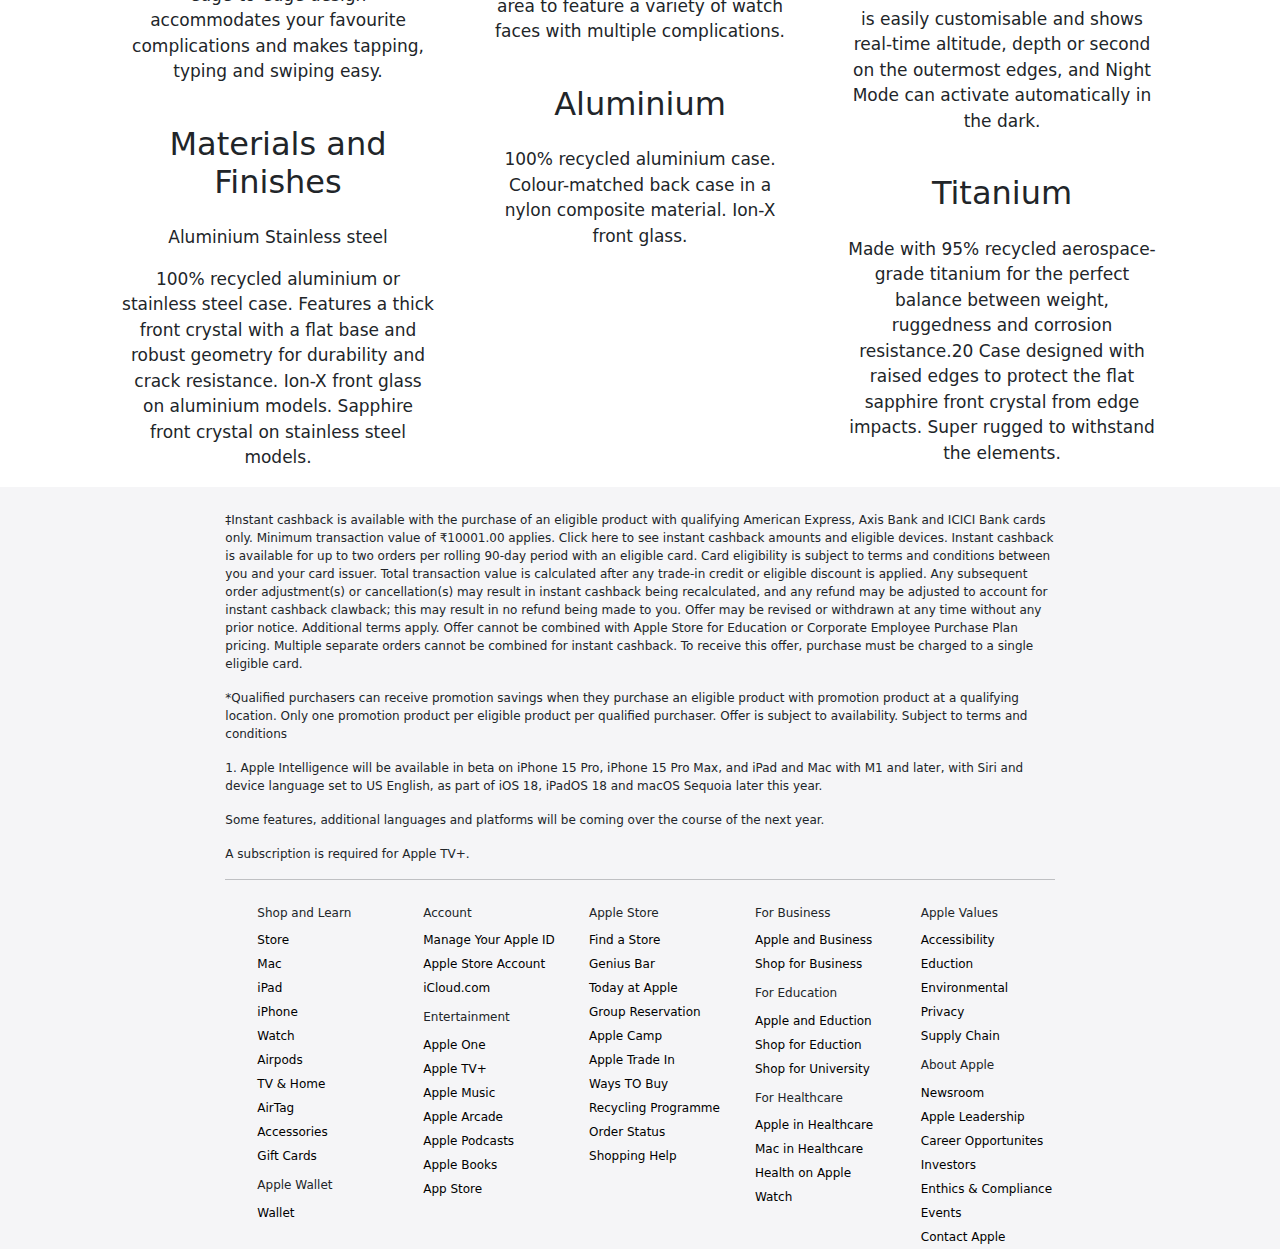
<file: watch.html>
<!DOCTYPE html>
<html lang="en">
<head>
    <meta charset="UTF-8">
    <meta name="viewport" content="width=device-width, initial-scale=1.0">
    <title>iWatch</title>
    <link rel="stylesheet" href="https://cdnjs.cloudflare.com/ajax/libs/font-awesome/4.7.0/css/font-awesome.min.css">
    <link href="https://cdn.jsdelivr.net/npm/bootstrap@5.3.3/dist/css/bootstrap.min.css" rel="stylesheet" integrity="sha384-QWTKZyjpPEjISv5WaRU9OFeRpok6YctnYmDr5pNlyT2bRjXh0JMhjY6hW+ALEwIH" crossorigin="anonymous">
    <link rel="stylesheet" href="watch.css">
</head>
<body>
    <header>
        <div>
        <i class="fa fa-apple" style="font-size:18px;color:black"></i>
        </div>
        <nav>
            <ul>
                <li><a href="index.html">Store</a></li>
                <li><a href="mac.html">Mac</a></li>
                <li><a href="ipad.html">iPad</a></li>
                <li><a href="iphone.html">iPhone</a></li>
                <li><a href="watch.html">Watch</a></li>
                <li><a href="airpods.html">Airpods</a></li>
                <li><a href="support.html">Support</a></li>
            </ul>
        </nav>
    </header>
    <section class="d-md-none">
        <nav class="navbar bg-body-tertiary fixed-top">
            <div class="container-fluid">
              <a class="navbar-brand fw-bold" href="#"><i class="fa fa-apple" style="font-size:18px;color:black"></i></a>
              <button class="navbar-toggler" type="button" data-bs-toggle="offcanvas" data-bs-target="#offcanvasNavbar" aria-controls="offcanvasNavbar" aria-label="Toggle navigation">
                <span class="navbar-toggler-icon"></span>
              </button>
              <div class="offcanvas offcanvas-end" tabindex="-1" id="offcanvasNavbar" aria-labelledby="offcanvasNavbarLabel">
                <div class="offcanvas-header">
                  <h5 class="offcanvas-title fw-bold" id="offcanvasNavbarLabel"><i class="fa fa-apple" style="font-size:18px;color:black"></i></h5>
                  <button type="button" class="btn-close" data-bs-dismiss="offcanvas" aria-label="Close"></button>
                </div>
                <div class="offcanvas-body">
                  <ul class="navbar-nav justify-content-end flex-grow-1 pe-3">
                    <li class="nav-item">
                      <a class="nav-link active" aria-current="page" href="index.html">Store</a>
                    </li>
                    <li class="nav-item">
                      <a class="nav-link" href="mac.html">Mac</a>
                    </li>
                    <li class="nav-item">
                        <a class="nav-link" href="ipad.html">iPad</a>
                      </li>
                      <li class="nav-item">
                        <a class="nav-link" href="iphone.html">iPhone</a>
                      </li>
                      <li class="nav-item">
                        <a class="nav-link" href="watch.html">Watch</a>
                      </li>
                      <li class="nav-item">
                        <a class="nav-link" href="airpods.html">Airpods</a>
                      </li>
                      <li class="nav-item">
                        <a class="nav-link" href="support.html">Support</a>
                      </li>
                  </ul>
                </div>
              </div>
            </div>
          </nav>
    </section>
    <h1 class="text-center">Compare Apple Watch Models</h1>
    <button style="position: fixed;border-radius: 50%;padding: .5rem;z-index: 9999;" onclick="show()"><i class="fa fa-shopping-cart" style="font-size:28px"></i></button>
    <div style="width: 300px;height:100vh ;position: fixed;top:98px;display: none;background-color:rgba(0, 0, 0, 0.61);color: white;border-radius: 2rem;" id="div">
        <h4 class="d-flex justify-content-end" style="position: fixed;top:240px">Items:<span id="output"></span></h4>
    <h4 class="d-flex justify-content-end" style="position: fixed;top:280px">Total:<span id="output1"></span></h4>
    <h6 class="d-flex justify-content-end" style="position: fixed;top:310px;max-width: 250px;">Products:<span id="product"></span></h6>
    
    </div>
    <section class="sec1">
        <div></div>
        <div class="p1 text-center d-flex flex-column justify-content-center align-items-center">
            <h6 class="my-4">Series 9</h6>
            <img src="watch2.jpg" alt="">
            <div class="d-flex my-4 price">
               <p>Powerful sensors,Advanced health features</p>
               <p>From ₹41900.00*</p>
            </div>
            <button onclick="select1()" class="btn btn-primary mt-3" style="border-radius:3rem;">Select</button>
            <h5 class="my-4 sum">Quick Look</h5>
            <p class="scr">45 mm or 41 mm aluminium or
                stainless steel case size</p>
            <div class="pp">
            <p>Carbon-neutral
                combinations available1</p>
            <p>Always-On Retina display
                Up to 2,000 nits</p>
            <p>Up to 18 hours16</p>
            <p>Up to 36 hours in
                Low Power Mode16</p>
            <p>Fast charging18</p>
        </div>
            <h5 class="my-4 sum">Diplay</h5>
            <div class="pp">
            <p>Always-On Retina display</p>
            <p>Always-On technology keeps the display on so you can see information at a glance. And with a maximum brightness of 2,000 nits, twice that of Series 8 and SE, it’s easier to read in bright sunlight. Detailed watch faces look stunning, even when your wrist is down. The edge-to-edge design accommodates your favourite complications and makes tapping, typing and swiping easy.</p>
        </div>
            <h5 class="my-4 sum">Materials and Finishes</h5>
            <div class="pp">
            <p>Aluminium Stainless steel</p>
            <p>100% recycled aluminium or stainless steel case. Features a thick front crystal with a flat base and robust geometry for durability and crack resistance. Ion-X front glass on aluminium models. Sapphire front crystal on stainless steel models.</p>
        </div>
        </div>
        <div class="p1 text-center d-flex flex-column justify-content-center align-items-center">
            <h6 class="my-4">SE</h6>
            <img src="watch1.jpg" alt="">
            <div class="d-flex my-4 price">
                <p>All the essentials.Light on price.</p>
                <p>From ₹29900.00*</p>
            </div>
            <button onclick="select2()" class="btn btn-primary mt-3" style="border-radius:3rem;">Select</button>
            <h5 class="my-4 sum">Quick Look</h5>
            <p class="scr">44 mm or 40 mm
                aluminium case size</p>
            <div class="pp">
            <p>Carbon-neutral
                combinations available1</p>
            <p>Retina display
                Up to 1,000 nits</p>
            <p>S8 SiP</p>
            <p>Available cellular connectivity13</p>
            <p>Up to 18 hours15</p>
            <p>Low Power Mode</p>
        </div>
            <h5 class="my-4 sum">Display</h5>
            <div class="pp">
            <p>Retina display</p>
            <p>Raise your wrist and the display instantly comes to life. Great screen area to feature a variety of watch faces with multiple complications.</p>
        </div>
            <h5 class="my-4 sum">Aluminium</h5>
            <div class="pp">
            <p>100% recycled aluminium case. Colour-matched back case in a nylon composite material. Ion-X front glass.</p>
        </div>
        </div>
        <div class="p1 text-center d-flex flex-column justify-content-center align-items-center">
            <h6 class="my-4">Ultra 2</h6>
            <img src="watch3.jpg" alt="">
            <div class="d-flex my-4 price">
                <p>The most rugged
                    and capable.</p>
                <p>From ₹89900.00*</p>
            </div>
            <button onclick="select3()" class="btn btn-primary mt-3" style="border-radius:3rem;">Select</button>
            <h5 class="my-4 sum">Quick Look</h5>
            <p class="scr">49 mm titanium
                case size</p>
            <div class="pp">
            <p>Carbon-neutral
                combinations available1</p>
            <p>Always-On Retina display
                Up to 3,000 nits</p>
            <p>S9 SiP</p>
            <p>Double tap gesture</p>
            <p>Faster on-device Siri</p>
            <p>Precision Finding
                for iPhone2</p>
        </div>
            <h5 class="my-4 sum">Display</h5>
            <div class="pp">
            <p>Always-On Retina display</p>
            <p>The largest display, with up to 3,000 nits of brightness — the brightest display Apple has ever designed. Large enough to see up to six lines of workout metrics at a glance. Readable even in direct sunlight. Always-On technology keeps the display on so you can see key information at a glance. The new exclusive Modular Ultra watch face is easily customisable and shows real-time altitude, depth or second on the outermost edges, and Night Mode can activate automatically in the dark.
            </p>
        </div>
            <h5 class="my-4 sum">Titanium</h5>
            <div class="pp">
                <p>Made with 95% recycled aerospace-grade titanium for the perfect balance between weight, ruggedness and corrosion resistance.20 Case designed with raised edges to protect the flat sapphire front crystal from edge impacts. Super rugged to withstand the elements.</p>
        </div>
        </div>
        <div></div>
    </section>
    <footer class="container-fluid">
        <div class="row">
            <div class="col-2"></div>
            <div class="col-8">
    <div class="pt-4">
        <p>‡Instant cashback is available with the purchase of an eligible product with qualifying American Express, Axis Bank and ICICI Bank cards only. Minimum transaction value of ₹10001.00 applies. Click here to see instant cashback amounts and eligible devices. Instant cashback is available for up to two orders per rolling 90-day period with an eligible card. Card eligibility is subject to terms and conditions between you and your card issuer. Total transaction value is calculated after any trade-in credit or eligible discount is applied. Any subsequent order adjustment(s) or cancellation(s) may result in instant cashback being recalculated, and any refund may be adjusted to account for instant cashback clawback; this may result in no refund being made to you. Offer may be revised or withdrawn at any time without any prior notice. Additional terms apply. Offer cannot be combined with Apple Store for Education or Corporate Employee Purchase Plan pricing. Multiple separate orders cannot be combined for instant cashback. To receive this offer, purchase must be charged to a single eligible card.</p>
        <p>*Qualified purchasers can receive promotion savings when they purchase an eligible product with promotion product at a qualifying location. Only one promotion product per eligible product per qualified purchaser. Offer is subject to availability. Subject to terms and conditions </p>
        <p>1. Apple Intelligence will be available in beta on iPhone 15 Pro, iPhone 15 Pro Max, and iPad and Mac with M1 and later, with Siri and device language set to US English, as part of iOS 18, iPadOS 18 and macOS Sequoia later this year.</p>
        <p>Some features, additional languages and platforms will be coming over the course of the next year.</p>
        <p>A subscription is required for Apple TV+.</p>
    </div>
    <hr>
    <section class="footsec">
        <div>
            <ul><h6>Shop and Learn</h6>
                <li><a href="index.html">Store</a></li>
                <li><a href="mac.html">Mac</a></li>
                <li><a href="ipad.html">iPad</a></li>
                <li><a href="iphone.html">iPhone</a></li>
                <li><a href="watch.html">Watch</a></li>
                <li><a href="airpods.html">Airpods</a></li>
                <li><a href="support.html">TV & Home</a></li>
                <li><a href="support.html">AirTag</a></li>
                <li><a href="support.html">Accessories</a></li>
                <li><a href="support.html">Gift Cards</a></li>
            </ul>
            <ul><h6>Apple Wallet</h6>
                <li><a href="support.html">Wallet</a></li>
            </ul>
        </div>
        <div>
            <ul><h6>Account</h6>
            <li><a href="support.html">Manage Your Apple ID</a></li>
            <li><a href="support.html">Apple Store Account</a></li>
            <li><a href="support.html">iCloud.com</a></li>
        </ul>
        <ul><h6>Entertainment</h6>
            <li><a href="support.html">Apple One</a></li>
            <li><a href="support.html">Apple TV+</a></li>
            <li><a href="support.html">Apple Music</a></li>
            <li><a href="support.html">Apple Arcade</a></li>
            <li><a href="support.html">Apple Podcasts</a></li>
            <li><a href="support.html">Apple Books</a></li>
            <li><a href="support.html">App Store</a></li>
        </ul>
    </div>
    <div>
        <ul><h6>Apple Store</h6>
            <li><a href="support.html">Find a Store</a></li>
            <li><a href="support.html">Genius Bar</a></li>
            <li><a href="support.html">Today at Apple</a></li>
            <li><a href="support.html">Group Reservation</a></li>
            <li><a href="support.html">Apple Camp</a></li>
            <li><a href="support.html">Apple Trade In</a></li>
            <li><a href="support.html">Ways TO Buy</a></li>
            <li><a href="support.html">Recycling Programme</a></li>
            <li><a href="support.html">Order Status</a></li>
            <li><a href="support.html">Shopping Help</a></li>
        </ul>
    </div>
    <div>
        <ul><h6>For Business</h6>
            <li><a href="support.html">Apple and Business</a></li>
            <li><a href="support.html">Shop for Business</a></li>
        </ul>
        <ul><h6>For Education</h6>
            <li><a href="support.html">Apple and Eduction</a></li>
            <li><a href="support.html">Shop for Eduction</a></li>
            <li><a href="support.html">Shop for University</a></li>
        </ul>
        <ul><h6>For Healthcare</h6>
            <li><a href="support.html">Apple in Healthcare</a></li>
            <li><a href="mac.html">Mac in Healthcare</a></li>
            <li><a href="support.html">Health on Apple Watch</a></li>
        </ul>
    </div>
    <div>
        <ul><h6>Apple Values</h6>
            <li><a href="support.html">Accessibility</a></li>
            <li><a href="support.html">Eduction</a></li>
            <li><a href="support.html">Environmental</a></li>
            <li><a href="support.html">Privacy</a></li>
            <li><a href="support.html">Supply Chain</a></li>
        </ul>
        <ul>
            <h6>About Apple</h6>
            <li><a href="support.html">Newsroom</a></li>
            <li><a href="support.html">Apple Leadership</a></li>
            <li><a href="support.html">Career Opportunites</a></li>
            <li><a href="support.html">Investors</a></li>
            <li><a href="support.html">Enthics & Compliance</a></li>
            <li><a href="support.html">Events</a></li>
            <li><a href="support.html">Contact Apple</a></li>
        </ul>
    </div>
    </section>
</div>
    <div class="col-2"></div>
</div>
    </footer>
    <script src="https://cdn.jsdelivr.net/npm/bootstrap@5.3.3/dist/js/bootstrap.bundle.min.js" integrity="sha384-YvpcrYf0tY3lHB60NNkmXc5s9fDVZLESaAA55NDzOxhy9GkcIdslK1eN7N6jIeHz" crossorigin="anonymous"></script>
   <script src="watch.js"></script>
</body>
</html>
</file>
<file: style.css>
a{
    text-decoration: none;
    color: white;
}
ul li{
    list-style:none;
    display: inline;
    margin-left: 1.5rem;
}
ul{
    margin-bottom: 0%;
}
header{
    width: 100vw;
    height: 3em;
    color: white;
    background-color:#161617cc;
    display: flex;
    justify-content:center;
    align-items:center;
    position: fixed;
    z-index: 9999;
}
#sec1{
    height:43.25rem;
    background-image:url('15pro.jpg');
    background-size: cover;
    background-position: center;
    position: relative;
    background-repeat: no-repeat;
}
#sec1 div{
    position: absolute;
    top: 17%;
    left: 40%;
    text-align: center;
}
#sec1 button:nth-of-type(1){
    border-radius: 50px;
    width: 128px;
    height: 43px;
    margin-right: 1rem;
}
#sec1 h1,#sec1 h5{
    color:white;
}
#sec1 button:nth-of-type(2){
    border-radius: 50px;
    width: 72px;
    height: 43px;
    color:#0066cc;
    border: 2px solid;
    border-color:#0066cc;
    background-color: rgba(0, 0, 0, 0);
}
#sec1 button:nth-of-type(2):hover{
    color: #fff;
    background-color: #057cf3;
}
.i15{
    /* width: 43.875rem; */
    height: 36.25rem;
    background-image: url('15.jpg');
    background-size:center;
    background-position: center;
    position: relative;
    text-align: center;
}
.i15 h2{
    font-size: 2.5rem;
    font-weight:500;
}
.i15 h5{
    font-weight:400;
    margin-bottom: 20px;
}
.i15 div{
    display: flex;
    flex-direction: column;
    justify-content: center;
    align-items: center;
    margin-top: 3.5rem;
}
.i15 button:nth-of-type(1){
    border-radius: 50px;
    height: 40px;
    margin-right: 1rem;
}
.i15 button:nth-of-type(2){
    border-radius: 50px;
    color:#0066cc;
    border: 1px solid;
    border-color:#0066cc;
    padding: 7px 15px;
}
.i15 button:nth-of-type(2):hover{
    color: #fff;
    background-color: #057cf3;
}
#sec2{
    display: grid;
    grid-template-columns:1fr 1fr;
    margin: 40px;
    gap: 15px;
}
.air{
    background-image: url('mac.jpg');
    background-size:cover;
    background-position: center;
}
.ipad{
    background-image: url('ipad.jpg');
    background-size: cover;
    background-position: center;
}
.watch{
    background-image: url('watch.jpg');
    background-size: cover;
    background-position: center;
}
.ai{
    background-image: url('ai.jpg');
    background-size: cover;
    background-position: center;
}
.trade{
    background-image: url('trade.jpg');
    background-size: cover;
    background-position: center;
}
#sec3 img{
    width:30rem;
    height:18rem;
}
.m1{
    position: absolute;
    z-index:2;
}
.m2{
    z-index: 1;
}
footer p{
    font-size: 12px;
}
footer{
    background-color: #f5f5f7;
}
footer a{
    color: black;
}
footer section div ul li{
    list-style: none;
    display: block;
    margin: 0%;
}
footer ul{
    margin-top: 10px;
}
footer h6{
    font-size: 12px;
}
.footsec{
    display: grid;
    grid-template-columns: 1fr 1fr 1fr 1fr 1fr;
    text-align:start;
    font-size: 12px;
    line-height: 1.5rem;
}
@media only screen and (max-width: 772px) {
    header{
        display:none;
    }
    #sec2{
        width: 100%;
        display: grid;
        grid-template-columns:1fr;
        text-align: center;
        margin: 0px;
  }
  #sec1{
    display: none;
  }
  .footsec{
    display: grid;
    grid-template-columns: 1fr;
    text-align:center;
  }
}
</file>
<file: airpods.css>
a{
    text-decoration: none;
    color: rgba(0, 0, 0, 0.8);
}
ul li{
    list-style:none;
    display: inline;
    margin-left: 2.5rem;
}
ul{
    margin-bottom: 0%;
}
header{
    height: 4em;
    color:rgba(0, 0, 0, 0.8);
    background-color:rgba(0, 0, 0, 0);
    display: flex;
    justify-content:center;
    align-items:center;
    font-size: 12px;
    font-weight:500;
}
h1{
    margin-top: 35px;
    font-size: 48px;
}
.p1 img{
    width:19.5rem;
    height:23.75rem;
}
.sec1{
    display: grid;
    grid-template-columns: 1fr 1fr 1fr 1fr 1fr;
    gap: 50px;
}
.p1 h6{
    font-size:x-large;
    text-align: center;
}
.sp{
    font-weight: bold;
}
.p1 a{
    width: 61px;
    height: 35px;
    border-radius: 50px;
    display: flex;
    justify-content: center;
    align-items: center;
}
.sum{
    font-size: xx-large;
}
.scr{
    font-weight:500;
}
.pp p{
    font-size: 17px;
}
.price{
    border-top:1px solid rgb(227, 218, 218);
    padding-top: 20px;
}
footer p{
    font-size: 12px;
}
footer{
    background-color: #f5f5f7;
}
footer a{
    color: black;
}
footer section div ul li{
    list-style: none;
    display: block;
    margin: 0%;
}
footer ul{
    margin-top: 10px;
}
footer h6{
    font-size: 12px;
}
.footsec{
    display: grid;
    grid-template-columns: 1fr 1fr 1fr 1fr 1fr;
    text-align:start;
    font-size: 12px;
    line-height: 1.5rem;
}
@media only screen and (max-width: 772px) {
    header{
        display:none;
    }
    .sec1{
        display:flex;
        flex-direction: column;
        justify-content: center;
        align-items: center;
  }
  .sec1 div{
    display: flex;
    flex-direction: column;
    align-items: center;
    justify-content: center;
  }
  .footsec{
    display: grid;
    grid-template-columns: 1fr;
    text-align: center;
  }
  h1{
    padding-top: 50px;
  }
}
</file>
<file: ipad.css>
a{
    text-decoration: none;
    color: rgba(0, 0, 0, 0.8);
}
ul li{
    list-style:none;
    display: inline;
    margin-left: 2.5rem;
}
ul{
    margin-bottom: 0%;
}
header{
    height: 4em;
    color:rgba(0, 0, 0, 0.8);
    background-color:rgba(0, 0, 0, 0);
    display: flex;
    justify-content:center;
    align-items:center;
    font-size: 12px;
    font-weight:500;
}
.note{
    min-width: 100%;
    height: 7vh;
    font-size: 15px;
    color:rgba(0, 0, 0, 0.8);
    background-color:  #f5f5f7;
    border-top:1px solid rgb(227, 218, 218);
    display: flex;
    justify-content: center;
    align-items: center;
}
h1{
    margin-top: 35px;
    font-size: 48px;
}
.p1 img{
    width:18.813rem;
    height:20.625rem;
}
.sec1{
    display: grid;
    grid-template-columns: 1fr 1fr 1fr 1fr 1fr;
    gap: 50px;
}
.p1 h6{
    font-size:x-large;
    text-align: center;
}
.sp{
    font-weight: bold;
}
.p1 a{
    width: 61px;
    height: 35px;
    border-radius: 50px;
    display: flex;
    justify-content: center;
    align-items: center;
}
.sum{
    font-size: xx-large;
}
.scr{
    font-size: 50px;
    font-weight:500;
}
.pp p{
    font-size: 17px;
    font-weight: 600;
}
.price{
    padding-top: 20px;
}
footer p{
    font-size: 12px;
}
footer{
    background-color: #f5f5f7;
}
footer a{
    color: black;
}
footer section div ul li{
    list-style: none;
    display: block;
    margin: 0%;
}
footer ul{
    margin-top: 10px;
}
footer h6{
    font-size: 12px;
}
.footsec{
    display: grid;
    grid-template-columns: 1fr 1fr 1fr 1fr 1fr;
    text-align:start;
    font-size: 12px;
    line-height: 1.5rem;
}
@media only screen and (max-width: 772px) {
    header{
        display:none;
    }
    .sec1{
        display:flex;
        flex-direction: column;
        justify-content: center;
        align-items: center;
  }
  .sec1 div{
    display: flex;
    flex-direction: column;
    align-items: center;
    justify-content: center;
  }
  .footsec{
    display: grid;
    grid-template-columns: 1fr;
    text-align: center;
  }
  }
  @media only screen and (max-width: 1050px) {
    .sec1{
        display:flex;
        flex-direction: column;
        justify-content: center;
        align-items: center;
  }
  }
</file>
<file: iphone.css>
a{
    text-decoration: none;
    color: rgba(0, 0, 0, 0.8);
}
ul li{
    list-style:none;
    display: inline;
    margin-left: 2.5rem;
}
ul{
    margin-bottom: 0%;
}
header{
    height: 4em;
    color:rgba(0, 0, 0, 0.8);
    background-color:rgba(0, 0, 0, 0);
    display: flex;
    justify-content:center;
    align-items:center;
    font-size: 12px;
    font-weight:500;
}
.note{
    height: 7vh;
    font-size: 15px;
    color:rgba(0, 0, 0, 0.8);
    background-color:  #f5f5f7;
    border-top:1px solid rgb(227, 218, 218);
    display: flex;
    justify-content: center;
    align-items: center;
}
h1{
    margin-top: 35px;
    font-size: 48px;
}
.p1 img{
    width:19.125rem;
    height:23.75rem;
}
.sec1{
    display: grid;
    grid-template-columns: 1fr 1fr 1fr 1fr 1fr;
    gap: 50px;
}
.p1 h6{
    font-size:x-large;
    text-align: center;
}
.sp{
    font-weight: bold;
}
.p1 a{
    width: 61px;
    height: 35px;
    border-radius: 50px;
    display: flex;
    justify-content: center;
    align-items: center;
}
.sum{
    font-size: xx-large;
}
.scr{
    font-size: 68px;
    font-weight:500;
}
.pp p{
    font-size: 17px;
    font-weight: 600;
}
.price{
    padding-top: 20px;
}
footer p{
    font-size: 12px;
}
footer{
    background-color: #f5f5f7;
}
footer a{
    color: black;
}
footer section div ul li{
    list-style: none;
    display: block;
    margin: 0%;
}
footer ul{
    margin-top: 10px;
}
footer h6{
    font-size: 12px;
}
.footsec{
    display: grid;
    grid-template-columns: 1fr 1fr 1fr 1fr 1fr;
    text-align:start;
    font-size: 12px;
    line-height: 1.5rem;
}
@media only screen and (max-width: 772px) {
    header{
        display:none;
    }
    .sec1{
        display:flex;
        flex-direction: column;
        justify-content: center;
        align-items: center;
  }
  .sec1 div{
    display: flex;
    flex-direction: column;
    align-items: center;
    justify-content: center;
  }
  .footsec{
    display: grid;
    grid-template-columns: 1fr;
    text-align: center;
  }
  }
  @media only screen and (max-width: 1050px) {
    .sec1{
        display:flex;
        flex-direction: column;
        justify-content: center;
        align-items: center;
  }
  }
</file>
<file: mac.css>
a{
    text-decoration: none;
    color: rgba(0, 0, 0, 0.8);
}
ul li{
    list-style:none;
    display: inline;
    margin-left: 2.5rem;
}
ul{
    margin-bottom: 0%;
}
header{
    height: 4em;
    color:rgba(0, 0, 0, 0.8);
    background-color:rgba(0, 0, 0, 0);
    display: flex;
    justify-content:center;
    align-items:center;
    font-size: 12px;
    font-weight:500;
}
.note{
    height: 7vh;
    font-size: 15px;
    color:rgba(0, 0, 0, 0.8);
    background-color:  #f5f5f7;
    border-top:1px solid rgb(227, 218, 218);
    display: flex;
    justify-content: center;
    align-items: center;
}
h1{
    margin-top: 35px;
    font-size: 48px;
}
.cat{
    display: grid;
    grid-template-columns: 1fr 1fr 1fr 1fr 1fr;
    gap: 20px;
}
.cat ul li{
    display: block;
    margin: 0%;
    padding: 0%;
}
.cat ul{
    padding: 0%;
}
.cat img:nth-of-type(1){
    width: 17.5rem;
    height: 16.25rem;
}
.cat img:nth-of-type(2){
    width: 3.188rem;
    height: 3.188rem;
}
.cath1{
    font-size: 20px;
    font-weight: bolder;
    color: #1d1d1f;
}
.cath2{
    font-size: 14px;
    color: #1d1d1f;
    margin-top: 5.6px;
}
.cat button{
    width: 100%;
    height: 35px;
}
.bol{
    margin-top:15px;
    font-weight:bolder;
}
footer p{
    font-size: 12px;
}
footer{
    background-color: #f5f5f7;
}
footer a{
    color: black;
}
footer section div ul li{
    list-style: none;
    display: block;
    margin: 0%;
}
footer ul{
    margin-top: 10px;
}
footer h6{
    font-size: 12px;
}
.footsec{
    display: grid;
    grid-template-columns: 1fr 1fr 1fr 1fr 1fr;
    text-align:start;
    font-size: 12px;
    line-height: 1.5rem;
}
@media only screen and (max-width: 772px) {
    header{
        display:none;
    }
    .cat{
        display:flex;
        flex-direction: column;
        justify-content: center;
        align-items: center;
        text-align: center;
  }
  .cat div{
    display: flex;
    flex-direction: column;
    align-items: center;
    justify-content: center;
    text-align: center;
  }
  .footsec{
    display: grid;
    grid-template-columns: 1fr;
    text-align: center;
  }
  .cat button{
    width: 50%;
  }
}
</file>
<file: support.css>
a{
    text-decoration: none;
    color: rgba(0, 0, 0, 0.8);
}
ul li{
    list-style:none;
    display: inline;
    margin-left: 2.5rem;
}
ul{
    margin-bottom: 0%;
}
header{
    height: 4em;
    color:rgba(0, 0, 0, 0.8);
    background-color:rgba(0, 0, 0, 0);
    display: flex;
    justify-content:center;
    align-items:center;
    font-size: 12px;
    font-weight:500;
}
img{
    width: 100%;
    height: 75vh;
}
.con div{
    display: flex;
    justify-content: center;
    align-items: center;
    width: 310px;
    height: 181px;
    border-radius: 15px;
    margin-right: 25px; 
    background-color: #f5f5f7;
    font-size: medium;
    font-weight: bold;
}
.con{
    display: flex;
    justify-content: center;
    align-items: center;
}
input{
    width: 70vw;
    height: 7vh;
    border-radius: 10px;
    border-color: #f5f5f7;
}
.no{
    display: grid;
    grid-template-columns: 1fr 4fr 1fr;
    background-color: #f5f5f7;
}
.no1{
    background-color: white;
    border-radius: 20px;
    padding: 5rem;
    line-height: 25px;
    font-size:medium;
}
.no1 h6{
    font-weight: bold;
}
footer p{
    font-size: 12px;
}
footer{
    background-color: #f5f5f7;
}
footer a{
    color: black;
}
footer section div ul li{
    list-style: none;
    display: block;
    margin: 0%;
}
footer ul{
    margin-top: 10px;
}
footer h6{
    font-size: 12px;
}
.footsec{
    display: grid;
    grid-template-columns: 1fr 1fr 1fr 1fr 1fr;
    text-align:start;
    font-size: 12px;
    line-height: 1.5rem;
}
@media only screen and (max-width: 772px) {
    header{
        display:none;
    }
    .con{
        display: flex;
        flex-direction: column;
        justify-content: center;
        align-items: center;
    }
    .con div{
        margin-top: 20px;
    }
    .footsec{
        display: grid;
        grid-template-columns: 1fr;
        text-align: center;
      }
      img{
        display: none;
      }
  }
</file>
<file: watch.css>
a{
    text-decoration: none;
    color: rgba(0, 0, 0, 0.8);
}
ul li{
    list-style:none;
    display: inline;
    margin-left: 2.5rem;
}
ul{
    margin-bottom: 0%;
}
header{
    height: 4em;
    color:rgba(0, 0, 0, 0.8);
    background-color:rgba(0, 0, 0, 0);
    display: flex;
    justify-content:center;
    align-items:center;
    font-size: 12px;
    font-weight:500;
}
h1{
    margin-top: 35px;
    font-size: 48px;
}
.p1 img{
    width:19.5rem;
    height:23.75rem;
}
.sec1{
    display: grid;
    grid-template-columns: 1fr 1fr 1fr 1fr 1fr;
    gap: 50px;
}
.p1 h6{
    font-size:x-large;
    text-align: center;
}
.sp{
    font-weight: bold;
}
.p1 a{
    width: 61px;
    height: 35px;
    border-radius: 50px;
    display: flex;
    justify-content: center;
    align-items: center;
}
.sum{
    font-size: xx-large;
}
.scr{
    font-weight:500;
}
.pp p{
    font-size: 17px;
    /* font-weight: 600; */
}
.price{
    border-top:1px solid rgb(227, 218, 218);
    padding-top: 20px;
}
footer p{
    font-size: 12px;
}
footer{
    background-color: #f5f5f7;
}
footer a{
    color: black;
}
footer section div ul li{
    list-style: none;
    display: block;
    margin: 0%;
}
footer ul{
    margin-top: 10px;
}
footer h6{
    font-size: 12px;
}
.footsec{
    display: grid;
    grid-template-columns: 1fr 1fr 1fr 1fr 1fr;
    text-align:start;
    font-size: 12px;
    line-height: 1.5rem;
}
@media only screen and (max-width: 772px) {
    header{
        display:none;
    }
    .sec1{
        display:flex;
        flex-direction: column;
        justify-content: center;
        align-items: center;
  }
  .sec1 div{
    display: flex;
    flex-direction: column;
    align-items: center;
    justify-content: center;
  }
  .footsec{
    display: grid;
    grid-template-columns: 1fr;
    text-align: center;
  }
  h1{
    padding-top: 50px;
  }
  }
  @media only screen and (max-width: 1050px) {
    .sec1{
        display:flex;
        flex-direction: column;
        justify-content: center;
        align-items: center;
  }
  }
</file>
